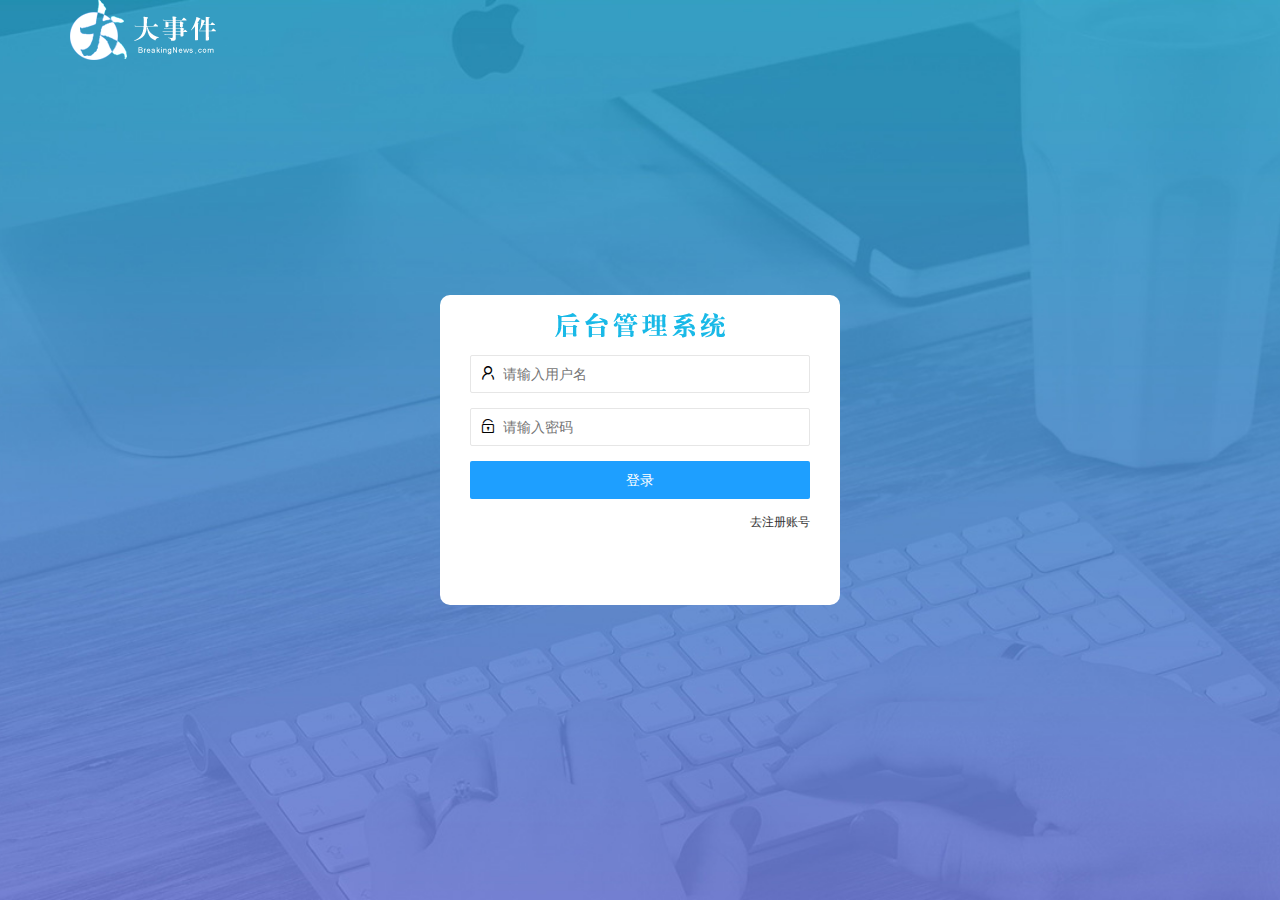
<file: login.html>
<!DOCTYPE html>
<html lang="en">

<head>
    <meta charset="UTF-8">
    <meta name="viewport" content="width=device-width, initial-scale=1.0">
    <meta http-equiv="X-UA-Compatible" content="ie=edge">
    <title>大事件-登录/注册</title>
    <!-- 导入 layui（框架）的样式 -->
    <link rel="stylesheet" href="/assets/lib/layui/css/layui.css">
    <link rel="stylesheet" href="./assets/css/login.css">
</head>

<body>
    <!-- 头部的 login 区域 -->
    <div class="layui-main">
        <img src="/assets/images/logo.png" alt="">
    </div>



    <!-- 登录注册区域 -->
    <div class="loginAndRegBox">

        <!-- 头部的 盒子 -->
        <div class="title-box"></div>
        <!-- 登录的 div -->
        <div class="login-box">
            <!-- 登录的表单（layui 框架） -->
            <form class="layui-form" id="form_login">
                <!-- 用户名 -->
                <div class="layui-form-item">
                    <i class="layui-icon layui-icon-username"></i>
                    <input type="text" name="username" required lay-verify="required" placeholder="请输入用户名" autocomplete="off"
                        class="layui-input">
                </div>
                <!-- 密码 -->
                <div class="layui-form-item">
                    <i class="layui-icon layui-icon-password"></i>
                    <input type="password" name="password" required lay-verify="required|pwd" placeholder="请输入密码"
                        autocomplete="off" class="layui-input">
                </div>
                <!-- 登录按钮 -->
                <div class="layui-form-item">
                    <!-- 注意：表单提交按钮（submit）与普通按钮（button）的区别就是 lay-submit 属性 -->
                    <button class="layui-btn layui-btn-fluid layui-btn-normal " lay-submit>登录</button>
                </div>
                <!-- 这是切换文本 -->
                <div class="layui-form-item links">
                    <!-- javascript:;是防止页面跳转 -->
                    <a href="javascript:;" id="link_reg">去注册账号</a>
                </div>
            </form>
        </div>
        <!-- 注册的 div -->
        <div class="reg-box">
            <!-- 注册的表单 -->
            <form class="layui-form" id="form_reg">
                <!-- 用户名 -->
                <div class="layui-form-item">
                    <i class="layui-icon layui-icon-username"></i>
                    <input type="text" name="username" required lay-verify="required" placeholder="请输入用户名" autocomplete="off"
                        class="layui-input">
                </div>
                <!-- 密码 -->
                <div class="layui-form-item">
                    <i class="layui-icon layui-icon-password"></i>
                    <input type="password" name="password" required lay-verify="required|pwd" placeholder="请输入密码"
                        autocomplete="off" class="layui-input">
                </div>
                <!-- 密码确认框 -->
                <div class="layui-form-item">
                    <i class="layui-icon layui-icon-password"></i>
                    <input type="password" name="repassword" required lay-verify="required|pwd|repwd" placeholder="请再次输入密码"
                        autocomplete="off" class="layui-input">
                </div>
                <!-- 登录按钮 -->
                <div class="layui-form-item">
                    <!-- 注意：表单提交按钮（submit）与普通按钮（button）的区别就是 lay-submit 属性 -->
                    <button class="layui-btn layui-btn-fluid layui-btn-normal " lay-submit>注册</button>
                </div>
                <!-- 这是切换文本 -->
                <div class="layui-form-item links">
                    <!-- javascript:;是防止页面跳转 -->
                    <a href="javascript:;" id="link_login">去登录</a>
                </div>
            </form>
        </div>

    </div>




    <!-- 导入 layui 的 js 文件 -->
    <script src="/assets/lib/layui/layui.all.js"></script>
    <!-- 导入 jquery -->
    <script src="/assets/lib/jquery.js"></script>
    <!-- 导入自己封装的 baseAPI.js -->
    <script src="/assets/js/baseAPI.js"></script>
    <!-- 导入自己的 JavaScript 脚本 -->
    <script src="/assets/js/login.js"></script>
</body>

</html>
</file>
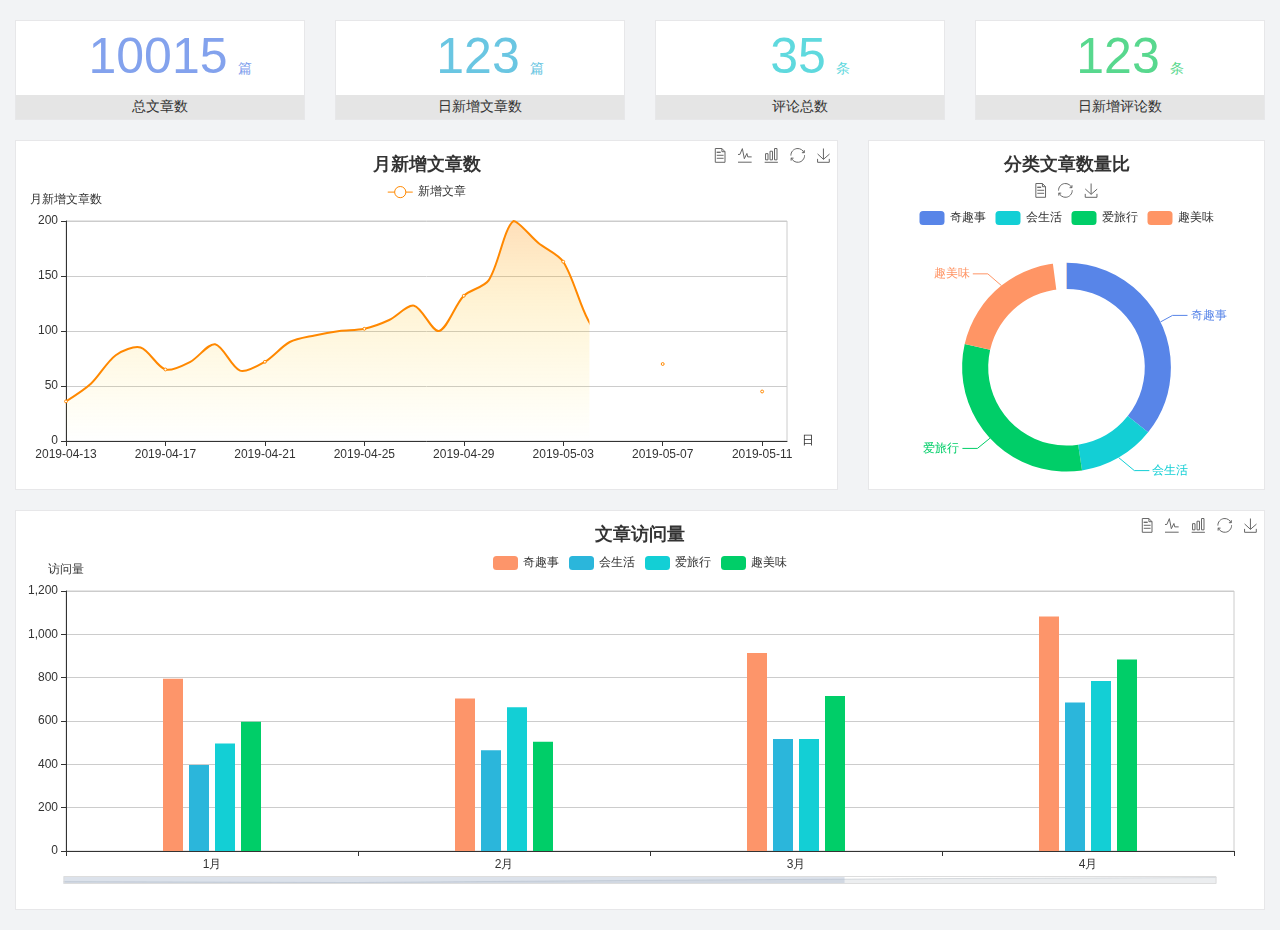
<file: home/dashboard.html>
<!DOCTYPE html>
<html lang="en">

<head>
  <meta charset="UTF-8">
  <meta name="viewport" content="width=device-width, initial-scale=1.0">
  <meta http-equiv="X-UA-Compatible" content="ie=edge">
  <title>图表统计</title>
  <link rel="stylesheet" href="../../assets/lib/bootstrap.css" />
  <link rel="stylesheet" href="../../assets/lib/main.css" />
  <script src="../../assets/lib/jquery.js"></script>
  <script type="text/javascript" src="../../assets/lib/echarts.min.js"></script>
</head>

<body>
  <div class="container-fluid">
    <div class="row spannel_list">
      <div class="col-sm-3 col-xs-6">
        <div class="spannel">
          <em>10015</em><span>篇</span>
          <b>总文章数</b>
        </div>
      </div>
      <div class="col-sm-3 col-xs-6">
        <div class="spannel scolor01">
          <em>123</em><span>篇</span>
          <b>日新增文章数</b>
        </div>
      </div>
      <div class="col-sm-3 col-xs-6">
        <div class="spannel scolor02">
          <em>35</em><span>条</span>
          <b>评论总数</b>
        </div>
      </div>
      <div class="col-sm-3 col-xs-6">
        <div class="spannel scolor03">
          <em>123</em><span>条</span>
          <b>日新增评论数</b>
        </div>
      </div>
    </div>
  </div>

  <div class="container-fluid">
    <div class="row curve-pie">
      <div class="col-lg-8 col-md-8">
        <div class="gragh_pannel" id="curve_show"></div>
      </div>
      <div class="col-lg-4 col-md-4">
        <div class="gragh_pannel" id="pie_show"></div>
      </div>
    </div>
  </div>

  <div class="container-fluid">
    <div class="column_pannel" id="column_show"></div>
  </div>

  <script>
    var oChart = echarts.init(document.getElementById('curve_show'));
    var aList_all = [
      { 'count': 36, 'date': '2019-04-13' },
      { 'count': 52, 'date': '2019-04-14' },
      { 'count': 78, 'date': '2019-04-15' },
      { 'count': 85, 'date': '2019-04-16' },
      { 'count': 65, 'date': '2019-04-17' },
      { 'count': 72, 'date': '2019-04-18' },
      { 'count': 88, 'date': '2019-04-19' },
      { 'count': 64, 'date': '2019-04-20' },
      { 'count': 72, 'date': '2019-04-21' },
      { 'count': 90, 'date': '2019-04-22' },
      { 'count': 96, 'date': '2019-04-23' },
      { 'count': 100, 'date': '2019-04-24' },
      { 'count': 102, 'date': '2019-04-25' },
      { 'count': 110, 'date': '2019-04-26' },
      { 'count': 123, 'date': '2019-04-27' },
      { 'count': 100, 'date': '2019-04-28' },
      { 'count': 132, 'date': '2019-04-29' },
      { 'count': 146, 'date': '2019-04-30' },
      { 'count': 200, 'date': '2019-05-01' },
      { 'count': 180, 'date': '2019-05-02' },
      { 'count': 163, 'date': '2019-05-03' },
      { 'count': 110, 'date': '2019-05-04' },
      { 'count': 80, 'date': '2019-05-05' },
      { 'count': 82, 'date': '2019-05-06' },
      { 'count': 70, 'date': '2019-05-07' },
      { 'count': 65, 'date': '2019-05-08' },
      { 'count': 54, 'date': '2019-05-09' },
      { 'count': 40, 'date': '2019-05-10' },
      { 'count': 45, 'date': '2019-05-11' },
      { 'count': 38, 'date': '2019-05-12' },
    ];

    let aCount = [];
    let aDate = [];

    for (var i = 0; i < aList_all.length; i++) {
      aCount.push(aList_all[i].count);
      aDate.push(aList_all[i].date);
    }

    var chartopt = {
      title: {
        text: '月新增文章数',
        left: 'center',
        top: '10'
      },
      tooltip: {
        trigger: 'axis'
      },
      legend: {
        data: ['新增文章'],
        top: '40'
      },
      toolbox: {
        show: true,
        feature: {
          mark: { show: true },
          dataView: { show: true, readOnly: false },
          magicType: { show: true, type: ['line', 'bar'] },
          restore: { show: true },
          saveAsImage: { show: true }
        }
      },
      calculable: true,
      xAxis: [
        {
          name: '日',
          type: 'category',
          boundaryGap: false,
          data: aDate
        }
      ],
      yAxis: [
        {
          name: '月新增文章数',
          type: 'value'
        }
      ],
      series: [
        {
          name: '新增文章',
          type: 'line',
          smooth: true,
          itemStyle: { normal: { areaStyle: { type: 'default' }, color: '#f80' }, lineStyle: { color: '#f80' } },
          data: aCount
        }],
      areaStyle: {
        normal: {
          color: new echarts.graphic.LinearGradient(0, 0, 0, 1, [{
            offset: 0,
            color: 'rgba(255,136,0,0.39)'
          }, {
            offset: .34,
            color: 'rgba(255,180,0,0.25)'
          }, {
            offset: 1,
            color: 'rgba(255,222,0,0.00)'
          }])

        }
      },
      grid: {
        show: true,
        x: 50,
        x2: 50,
        y: 80,
        height: 220
      }
    };

    oChart.setOption(chartopt);


    var oPie = echarts.init(document.getElementById('pie_show'));
    var oPieopt =
    {
      title: {
        top: 10,
        text: '分类文章数量比',
        x: 'center'
      },
      tooltip: {
        trigger: 'item',
        formatter: "{a} <br/>{b} : {c} ({d}%)"
      },
      color: ['#5885e8', '#13cfd5', '#00ce68', '#ff9565'],
      legend: {
        x: 'center',
        top: 65,
        data: ['奇趣事', '会生活', '爱旅行', '趣美味']
      },
      toolbox: {
        show: true,
        x: 'center',
        top: 35,
        feature: {
          mark: { show: true },
          dataView: { show: true, readOnly: false },
          magicType: {
            show: true,
            type: ['pie', 'funnel'],
            option: {
              funnel: {
                x: '25%',
                width: '50%',
                funnelAlign: 'left',
                max: 1548
              }
            }
          },
          restore: { show: true },
          saveAsImage: { show: true }
        }
      },
      calculable: true,
      series: [
        {
          name: '访问来源',
          type: 'pie',
          radius: ['45%', '60%'],
          center: ['50%', '65%'],
          data: [
            { value: 300, name: '奇趣事' },
            { value: 100, name: '会生活' },
            { value: 260, name: '爱旅行' },
            { value: 180, name: '趣美味' }
          ]
        }
      ]
    };
    oPie.setOption(oPieopt);



    var oColumn = this.echarts.init(document.getElementById('column_show'));
    var oColumnopt =
    {
      title: {
        text: '文章访问量',
        left: 'center',
        top: '10'
      },
      tooltip: {
        trigger: 'axis'
      },
      legend: {
        data: ['奇趣事', '会生活', '爱旅行', '趣美味'],
        top: '40'
      },
      toolbox: {
        show: true,
        feature: {
          mark: { show: true },
          dataView: { show: true, readOnly: false },
          magicType: { show: true, type: ['line', 'bar'] },
          restore: { show: true },
          saveAsImage: { show: true }
        }
      },
      calculable: true,
      xAxis: [
        {
          type: 'category',
          data: ['1月', '2月', '3月', '4月', '5月']
        }
      ],
      yAxis: [
        {
          name: '访问量',
          type: 'value'
        }
      ],
      series: [
        {
          name: '奇趣事',
          type: 'bar',
          barWidth: 20,
          itemStyle: {
            normal: { areaStyle: { type: 'default' }, color: '#fd956a' }
          },
          data: [800, 708, 920, 1090, 1200]
        },
        {
          name: '会生活',
          type: 'bar',
          barWidth: 20,
          itemStyle: {
            normal: { areaStyle: { type: 'default' }, color: '#2bb6db' }
          },
          data: [400, 468, 520, 690, 800]
        },
        {
          name: '爱旅行',
          type: 'bar',
          barWidth: 20,
          itemStyle: {
            normal: { areaStyle: { type: 'default' }, color: '#13cfd5' }
          },
          data: [500, 668, 520, 790, 900]
        },
        {
          name: '趣美味',
          type: 'bar',
          barWidth: 20,
          itemStyle: {
            normal: { areaStyle: { type: 'default' }, color: '#00ce68' }
          },
          data: [600, 508, 720, 890, 1000]
        }
      ],
      grid: {
        show: true,
        x: 50,
        x2: 30,
        y: 80,
        height: 260
      },
      dataZoom: [//给x轴设置滚动条
        {
          start: 0,//默认为0
          end: 100 - 1000 / 31,//默认为100
          type: 'slider',
          show: true,
          xAxisIndex: [0],
          handleSize: 0,//滑动条的 左右2个滑动条的大小
          height: 8,//组件高度
          left: 45, //左边的距离
          right: 50,//右边的距离
          bottom: 26,//右边的距离
          handleColor: '#ddd',//h滑动图标的颜色
          handleStyle: {
            borderColor: "#cacaca",
            borderWidth: "1",
            shadowBlur: 2,
            background: "#ddd",
            shadowColor: "#ddd",
          }
        }]
    };
    oColumn.setOption(oColumnopt);
  </script>
</body>

</html>
</file>
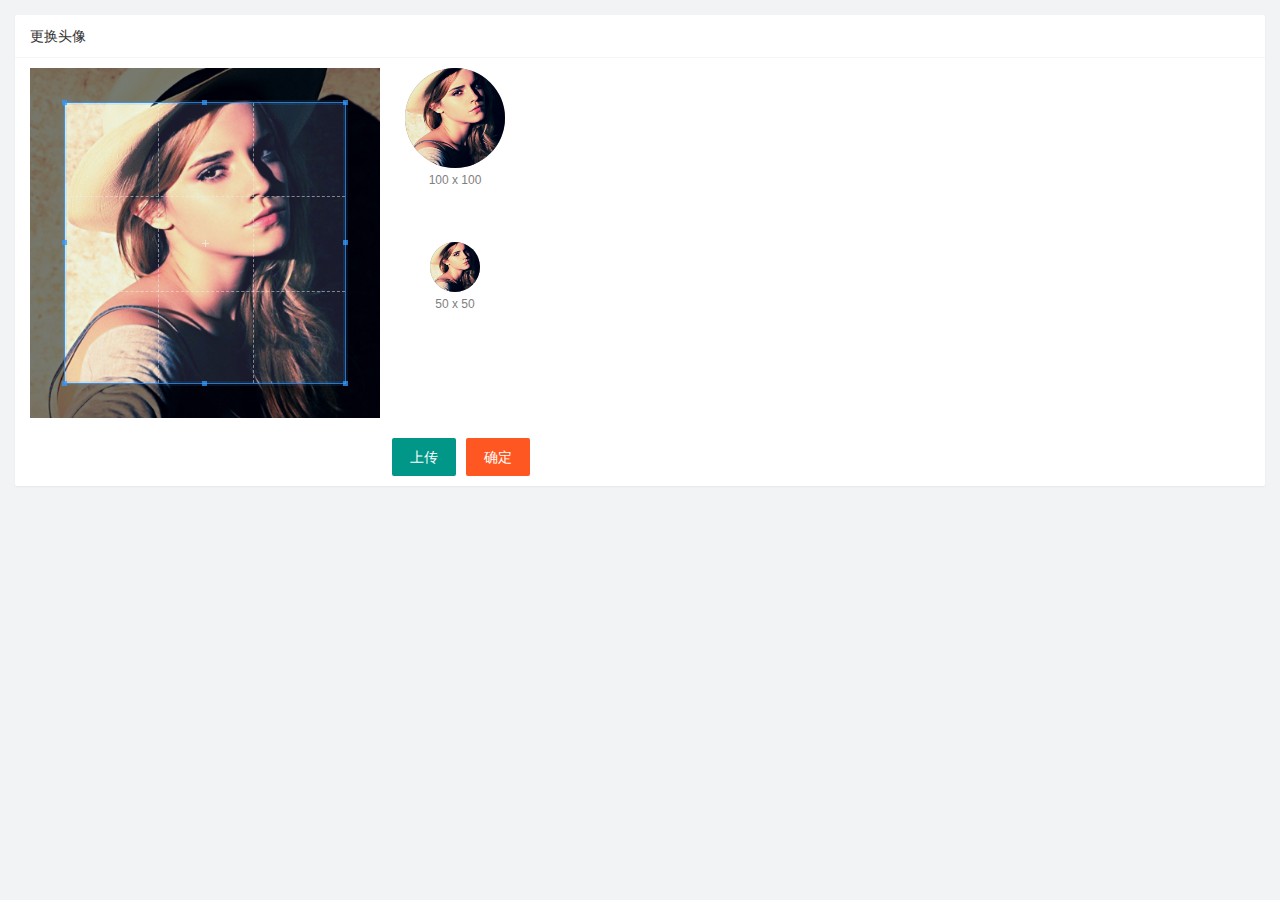
<file: user/user_avatar.html>
<!DOCTYPE html>
<html lang="en">

<head>
    <meta charset="UTF-8">
    <meta name="viewport" content="width=device-width, initial-scale=1.0">
    <meta http-equiv="X-UA-Compatible" content="ie=edge">
    <title>Document</title>
    <link rel="stylesheet" href="/assets/lib/layui/css/layui.css">
    <link rel="stylesheet" href="/assets/lib/cropper/cropper.css" />
    <link rel="stylesheet" href="/assets/css/user/user_avatar.css">
</head>

<body>
    <!-- 卡片区域 -->
    <div class="layui-card">
        <div class="layui-card-header">更换头像</div>
        <div class="layui-card-body">
            <!-- 第一行的图片裁剪和预览区域 -->
            <div class="row1">
                <!-- 图片裁剪区域 -->
                <div class="cropper-box">
                    <!-- 这个 img 标签很重要，将来会把它初始化为裁剪区域 -->
                    <img id="image" src="/assets/images/sample.jpg" />
                </div>
                <!-- 图片的预览区域 -->
                <div class="preview-box">
                    <div>
                        <!-- 宽高为 100px 的预览区域 -->
                        <div class="img-preview w100"></div>
                        <p class="size">100 x 100</p>
                    </div>
                    <div>
                        <!-- 宽高为 50px 的预览区域 -->
                        <div class="img-preview w50"></div>
                        <p class="size">50 x 50</p>
                    </div>
                </div>
            </div>

            <!-- 第二行的按钮区域 -->
            <div class="row2">
                <!-- 给页面添加一个上传文件的按钮，然后隐藏起来 -->
                <!-- 通过 accept 属性，可以指定，允许用户选择什么类型的文件 -->
                <input type="file" id="file" accept="image/png,image/jpeg">
                <button type="button" class="layui-btn" id="btnChooseImage">上传</button>
                <button type="button" class="layui-btn layui-btn-danger" id="btnUpload">确定</button>
            </div>
        </div>
    </div>




    <script src="/assets/lib/layui/layui.all.js"></script>
    <script src="/assets/lib/jquery.js"></script>
    <script src="/assets/lib/cropper/Cropper.js"></script>
    <script src="/assets/lib/cropper/jquery-cropper.js"></script>
    <script src="/assets/js/baseAPI.js"></script>
    <script src="/assets/js/user/user_avatar.js"></script>
</body>

</html>
</file>
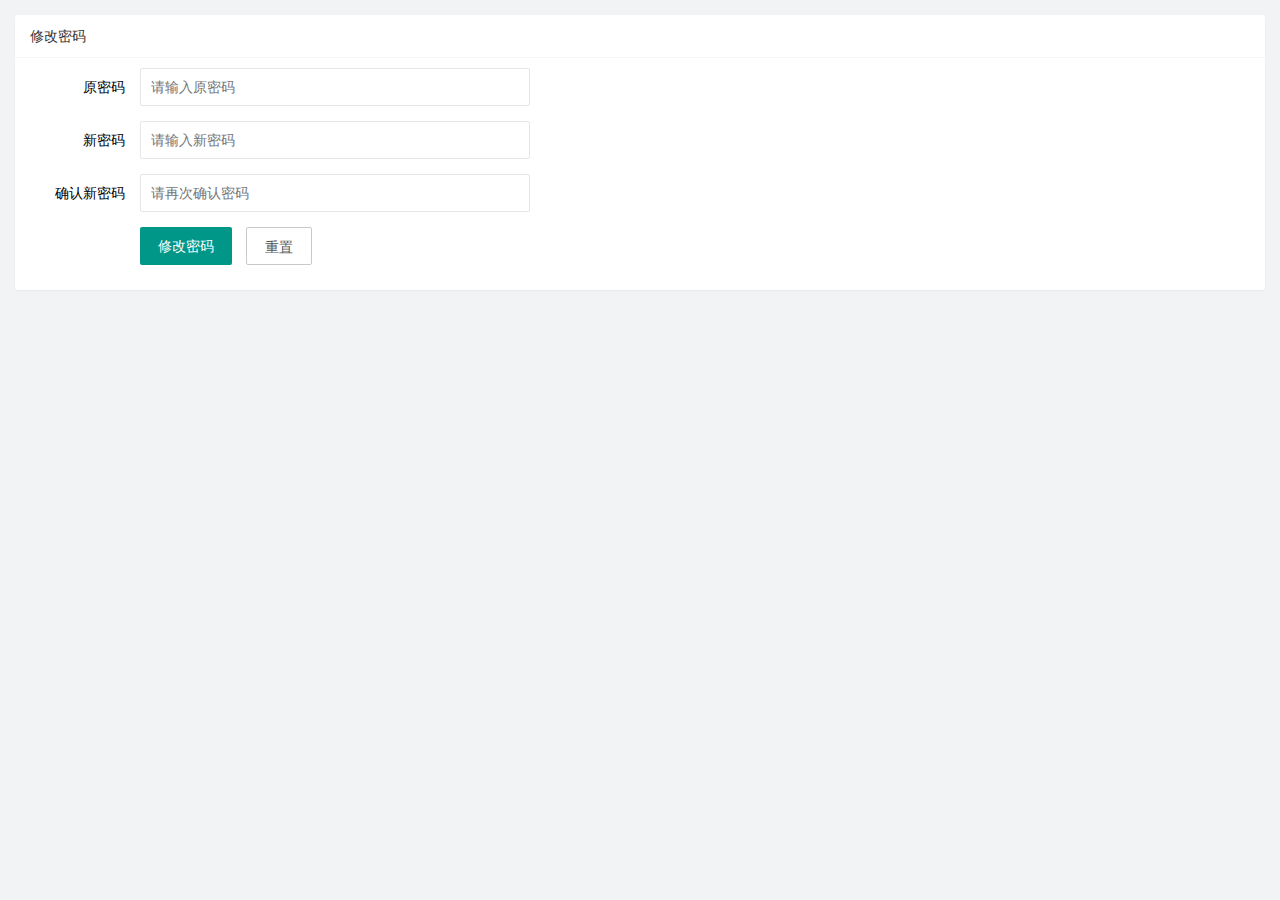
<file: user/user_pwd.html>
<!DOCTYPE html>
<html lang="en">

<head>
    <meta charset="UTF-8">
    <meta name="viewport" content="width=device-width, initial-scale=1.0">
    <meta http-equiv="X-UA-Compatible" content="ie=edge">
    <title>Document</title>
    <link rel="stylesheet" href="/assets/lib/layui/css/layui.css">
    <link rel="stylesheet" href="/assets/css/user/user_pwd.css">
</head>

<body>
    <!-- 卡片区域 -->
    <div class="layui-card">
        <div class="layui-card-header">修改密码</div>
        <div class="layui-card-body">
            <form class="layui-form">
                <div class="layui-form-item">
                    <label class="layui-form-label">原密码</label>
                    <div class="layui-input-block">
                        <input type="password" name="oldPwd" required lay-verify="required|pwd" placeholder="请输入原密码"
                            autocomplete="off" class="layui-input">
                    </div>
                </div>

                <div class="layui-form-item">
                    <label class="layui-form-label">新密码</label>
                    <div class="layui-input-block">
                        <input type="password" name="newPwd" required lay-verify="required|pwd|samePwd" placeholder="请输入新密码"
                            autocomplete="off" class="layui-input">
                    </div>
                </div>

                <div class="layui-form-item">
                    <label class="layui-form-label">确认新密码</label>
                    <div class="layui-input-block">
                        <input type="password" name="rePwd" required lay-verify="required|pwd|rePwd" placeholder="请再次确认密码"
                            autocomplete="off" class="layui-input">
                    </div>
                </div>

                <div class="layui-form-item">
                    <div class="layui-input-block">
                        <button class="layui-btn" lay-submit lay-filter="formDemo">修改密码</button>
                        <button type="reset" class="layui-btn layui-btn-primary">重置</button>
                    </div>
                </div>
            </form>
        </div>
    </div>



    <!-- 导入 layui 的 js -->
    <script src="/assets/lib/layui/layui.all.js"></script>
    <!-- 导入 jquery -->
    <script src="/assets/lib/jquery.js"></script>
    <!-- 导入 baseAPI -->
    <script src="/assets/js/baseAPI.js"></script>
    <!-- 导入自己的 js -->
    <script src="/assets/js/user/user_pwd.js"></script>

</body>

</html>
</file>
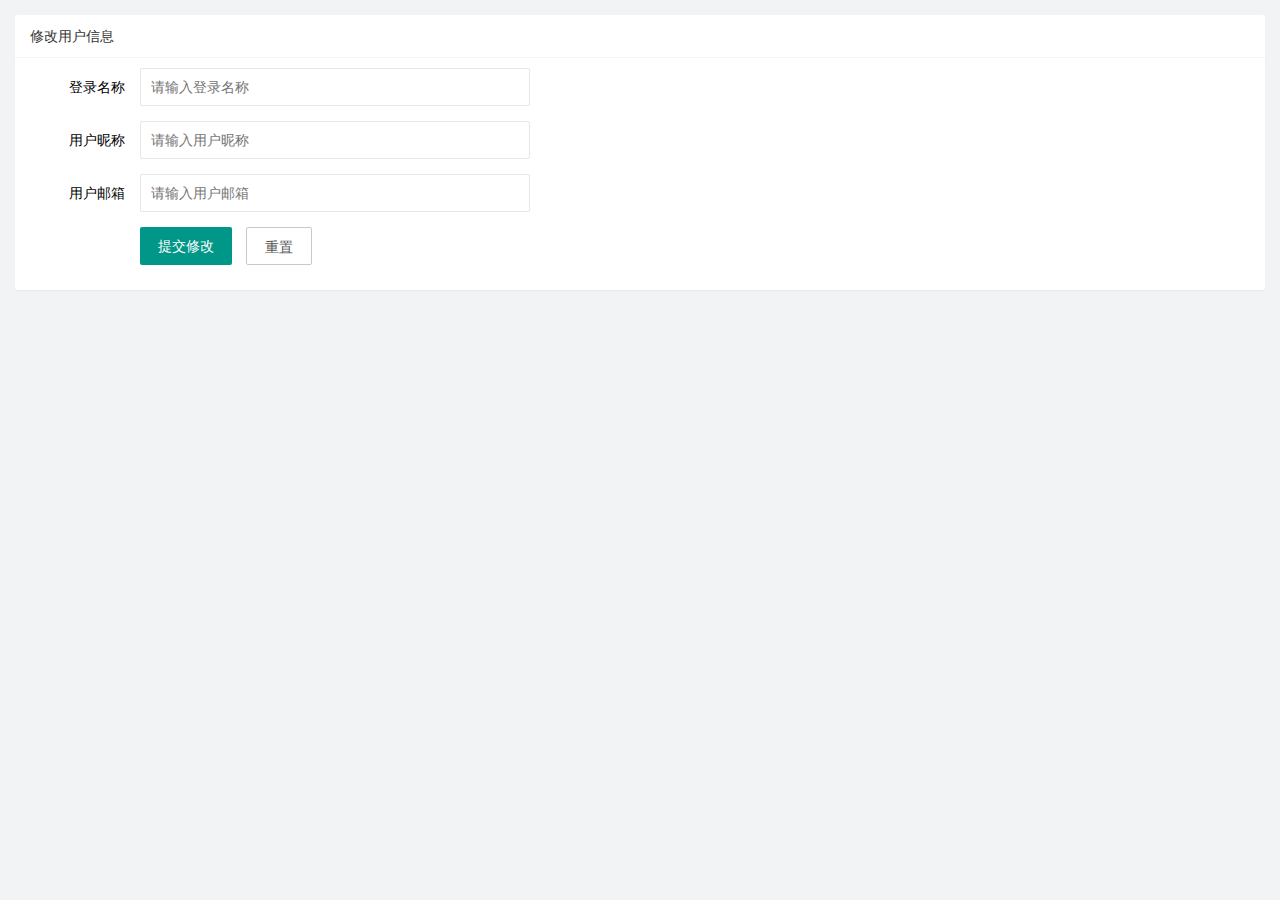
<file: user/users_info.html>
<!DOCTYPE html>
<html lang="en">

<head>
    <meta charset="UTF-8">
    <meta name="viewport" content="width=device-width, initial-scale=1.0">
    <meta http-equiv="X-UA-Compatible" content="ie=edge">
    <title>Document</title>
    <!-- 导入 layui 的样式 -->
    <link rel="stylesheet" href="/assets/lib/layui/css/layui.css">
    <!-- 导入自己的样式 -->
    <link rel="stylesheet" href="/assets/css/user/user_info.css">
</head>

<body>
    <!-- 卡片区域 -->
    <div class="layui-card">
        <div class="layui-card-header">修改用户信息</div>
        <div class="layui-card-body">
            <!-- form 表单区域 -->
            <form class="layui-form" lay-filter="formUserInfo">
                <!-- 这是隐藏域 -->
                <input type="hidden" name="id" value="">


                <div class="layui-form-item">
                    <label class="layui-form-label">登录名称</label>
                    <div class="layui-input-block">
                        <input type="text" name="username" required lay-verify="required" placeholder="请输入登录名称"
                            autocomplete="off" class="layui-input" readonly>
                    </div>
                </div>

                <div class="layui-form-item">
                    <label class="layui-form-label">用户昵称</label>
                    <div class="layui-input-block">
                        <input type="text" name="nickname" required lay-verify="required|nickname" placeholder="请输入用户昵称"
                            autocomplete="off" class="layui-input">
                    </div>
                </div>

                <div class="layui-form-item">
                    <label class="layui-form-label">用户邮箱</label>
                    <div class="layui-input-block">
                        <input type="text" name="email" required lay-verify="required|email" placeholder="请输入用户邮箱"
                            autocomplete="off" class="layui-input">
                    </div>
                </div>

                <div class="layui-form-item">
                    <div class="layui-input-block">
                        <button class="layui-btn" lay-submit lay-filter="formDemo">提交修改</button>
                        <button type="reset" class="layui-btn layui-btn-primary" id="btnReset">重置</button>
                    </div>
                </div>
            </form>
        </div>
    </div>



    <!-- 导入 layui 的js -->
    <script src="/assets/lib/layui/layui.all.js"></script>
    <!-- 导入 jquery -->
    <script src="/assets/lib/jquery.js"></script>
    <!-- 导入自己封装的 baseAPI -->
    <script src="/assets/js/baseAPI.js"></script>
    <!-- 导入自己的 js -->
    <script src="/assets/js/user/user_info.js"></script>
</body>

</html>
</file>
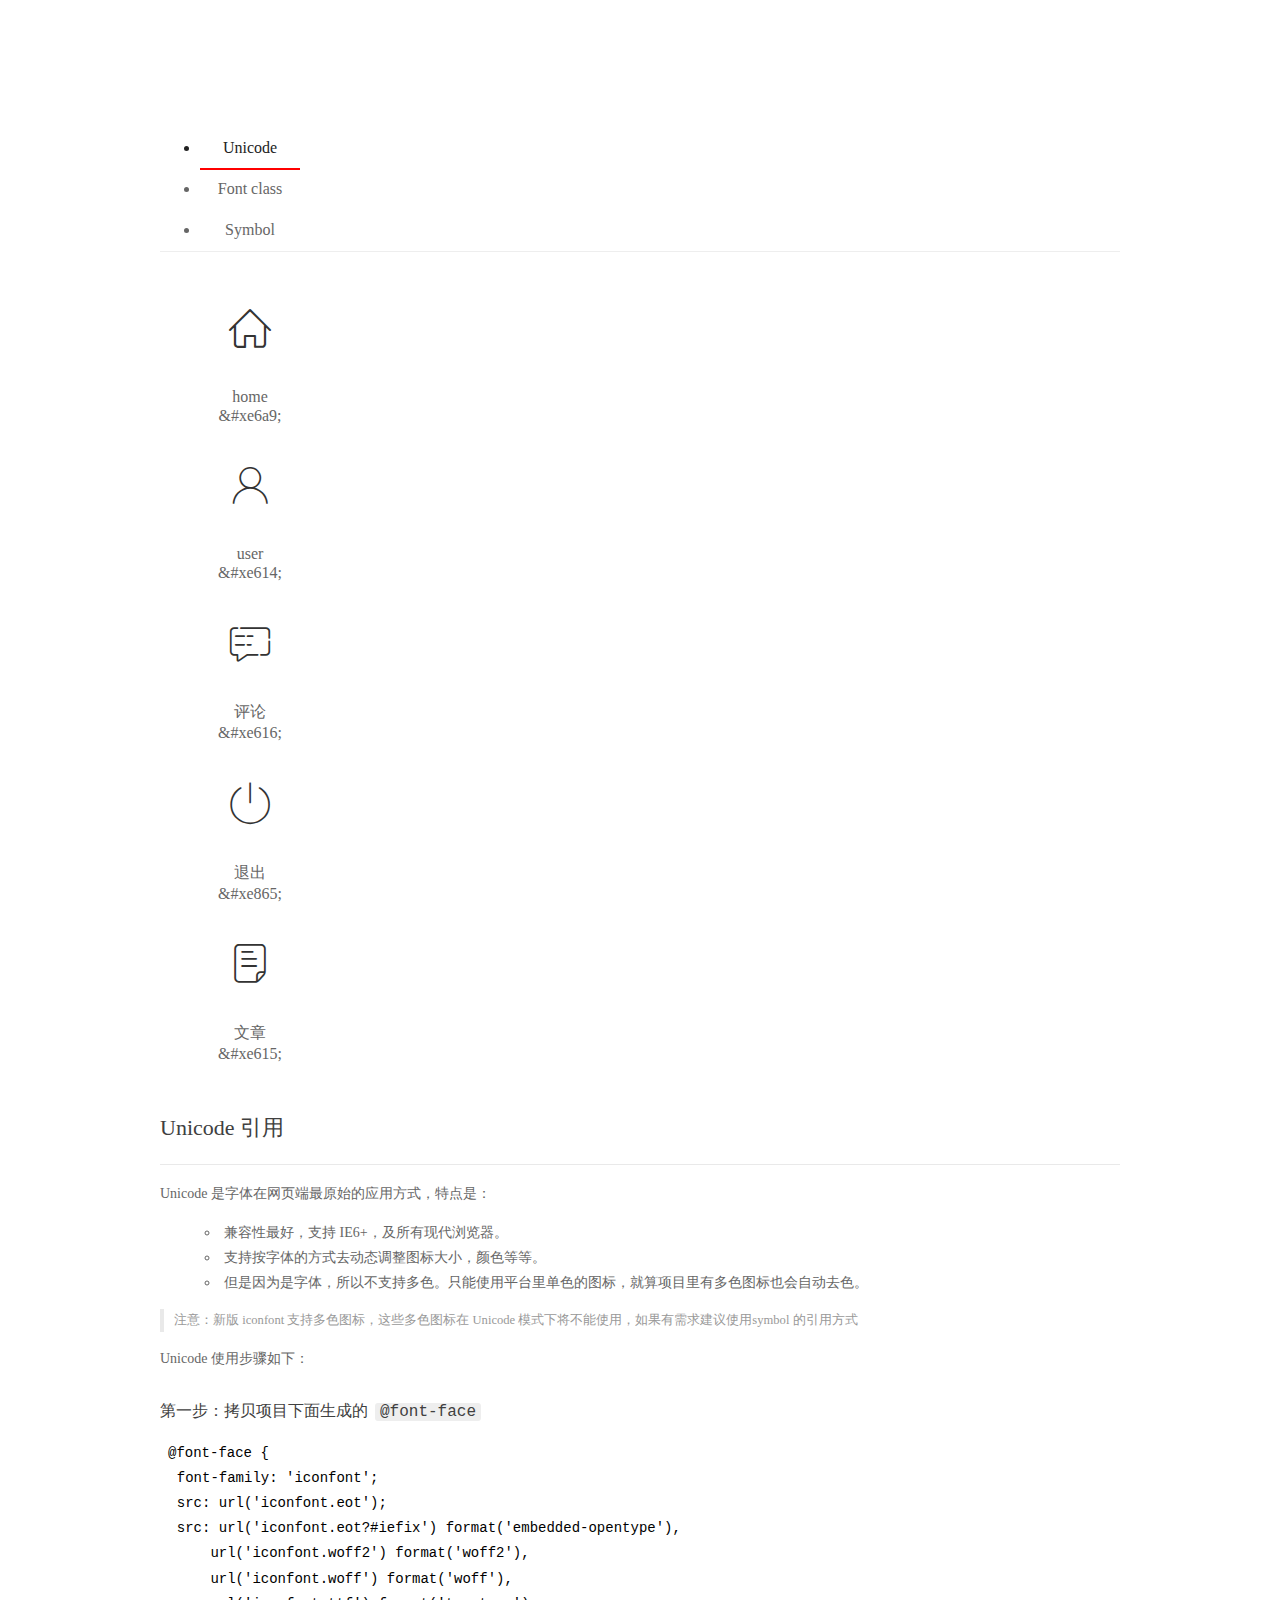
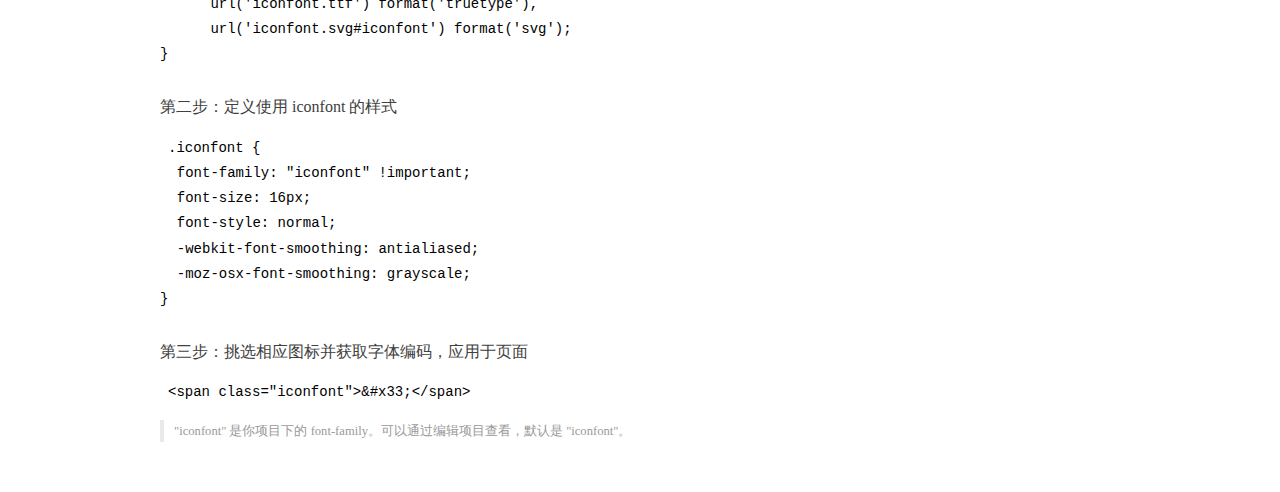
<file: assets/fonts/demo_index.html>
<!DOCTYPE html>
<html>
<head>
  <meta charset="utf-8"/>
  <title>IconFont Demo</title>
  <link rel="shortcut icon" href="https://gtms04.alicdn.com/tps/i4/TB1_oz6GVXXXXaFXpXXJDFnIXXX-64-64.ico" type="image/x-icon"/>
  <link rel="stylesheet" href="https://g.alicdn.com/thx/cube/1.3.2/cube.min.css">
  <link rel="stylesheet" href="demo.css">
  <link rel="stylesheet" href="iconfont.css">
  <script src="iconfont.js"></script>
  <!-- jQuery -->
  <script src="https://a1.alicdn.com/oss/uploads/2018/12/26/7bfddb60-08e8-11e9-9b04-53e73bb6408b.js"></script>
  <!-- 代码高亮 -->
  <script src="https://a1.alicdn.com/oss/uploads/2018/12/26/a3f714d0-08e6-11e9-8a15-ebf944d7534c.js"></script>
</head>
<body>
  <div class="main">
    <h1 class="logo"><a href="https://www.iconfont.cn/" title="iconfont 首页" target="_blank">&#xe86b;</a></h1>
    <div class="nav-tabs">
      <ul id="tabs" class="dib-box">
        <li class="dib active"><span>Unicode</span></li>
        <li class="dib"><span>Font class</span></li>
        <li class="dib"><span>Symbol</span></li>
      </ul>
      
    </div>
    <div class="tab-container">
      <div class="content unicode" style="display: block;">
          <ul class="icon_lists dib-box">
          
            <li class="dib">
              <span class="icon iconfont">&#xe6a9;</span>
                <div class="name">home</div>
                <div class="code-name">&amp;#xe6a9;</div>
              </li>
          
            <li class="dib">
              <span class="icon iconfont">&#xe614;</span>
                <div class="name">user</div>
                <div class="code-name">&amp;#xe614;</div>
              </li>
          
            <li class="dib">
              <span class="icon iconfont">&#xe616;</span>
                <div class="name">评论</div>
                <div class="code-name">&amp;#xe616;</div>
              </li>
          
            <li class="dib">
              <span class="icon iconfont">&#xe865;</span>
                <div class="name">退出</div>
                <div class="code-name">&amp;#xe865;</div>
              </li>
          
            <li class="dib">
              <span class="icon iconfont">&#xe615;</span>
                <div class="name">文章</div>
                <div class="code-name">&amp;#xe615;</div>
              </li>
          
          </ul>
          <div class="article markdown">
          <h2 id="unicode-">Unicode 引用</h2>
          <hr>

          <p>Unicode 是字体在网页端最原始的应用方式，特点是：</p>
          <ul>
            <li>兼容性最好，支持 IE6+，及所有现代浏览器。</li>
            <li>支持按字体的方式去动态调整图标大小，颜色等等。</li>
            <li>但是因为是字体，所以不支持多色。只能使用平台里单色的图标，就算项目里有多色图标也会自动去色。</li>
          </ul>
          <blockquote>
            <p>注意：新版 iconfont 支持多色图标，这些多色图标在 Unicode 模式下将不能使用，如果有需求建议使用symbol 的引用方式</p>
          </blockquote>
          <p>Unicode 使用步骤如下：</p>
          <h3 id="-font-face">第一步：拷贝项目下面生成的 <code>@font-face</code></h3>
<pre><code class="language-css"
>@font-face {
  font-family: 'iconfont';
  src: url('iconfont.eot');
  src: url('iconfont.eot?#iefix') format('embedded-opentype'),
      url('iconfont.woff2') format('woff2'),
      url('iconfont.woff') format('woff'),
      url('iconfont.ttf') format('truetype'),
      url('iconfont.svg#iconfont') format('svg');
}
</code></pre>
          <h3 id="-iconfont-">第二步：定义使用 iconfont 的样式</h3>
<pre><code class="language-css"
>.iconfont {
  font-family: "iconfont" !important;
  font-size: 16px;
  font-style: normal;
  -webkit-font-smoothing: antialiased;
  -moz-osx-font-smoothing: grayscale;
}
</code></pre>
          <h3 id="-">第三步：挑选相应图标并获取字体编码，应用于页面</h3>
<pre>
<code class="language-html"
>&lt;span class="iconfont"&gt;&amp;#x33;&lt;/span&gt;
</code></pre>
          <blockquote>
            <p>"iconfont" 是你项目下的 font-family。可以通过编辑项目查看，默认是 "iconfont"。</p>
          </blockquote>
          </div>
      </div>
      <div class="content font-class">
        <ul class="icon_lists dib-box">
          
          <li class="dib">
            <span class="icon iconfont icon-home"></span>
            <div class="name">
              home
            </div>
            <div class="code-name">.icon-home
            </div>
          </li>
          
          <li class="dib">
            <span class="icon iconfont icon-user"></span>
            <div class="name">
              user
            </div>
            <div class="code-name">.icon-user
            </div>
          </li>
          
          <li class="dib">
            <span class="icon iconfont icon-pinglun"></span>
            <div class="name">
              评论
            </div>
            <div class="code-name">.icon-pinglun
            </div>
          </li>
          
          <li class="dib">
            <span class="icon iconfont icon-tuichu"></span>
            <div class="name">
              退出
            </div>
            <div class="code-name">.icon-tuichu
            </div>
          </li>
          
          <li class="dib">
            <span class="icon iconfont icon-16"></span>
            <div class="name">
              文章
            </div>
            <div class="code-name">.icon-16
            </div>
          </li>
          
        </ul>
        <div class="article markdown">
        <h2 id="font-class-">font-class 引用</h2>
        <hr>

        <p>font-class 是 Unicode 使用方式的一种变种，主要是解决 Unicode 书写不直观，语意不明确的问题。</p>
        <p>与 Unicode 使用方式相比，具有如下特点：</p>
        <ul>
          <li>兼容性良好，支持 IE8+，及所有现代浏览器。</li>
          <li>相比于 Unicode 语意明确，书写更直观。可以很容易分辨这个 icon 是什么。</li>
          <li>因为使用 class 来定义图标，所以当要替换图标时，只需要修改 class 里面的 Unicode 引用。</li>
          <li>不过因为本质上还是使用的字体，所以多色图标还是不支持的。</li>
        </ul>
        <p>使用步骤如下：</p>
        <h3 id="-fontclass-">第一步：引入项目下面生成的 fontclass 代码：</h3>
<pre><code class="language-html">&lt;link rel="stylesheet" href="./iconfont.css"&gt;
</code></pre>
        <h3 id="-">第二步：挑选相应图标并获取类名，应用于页面：</h3>
<pre><code class="language-html">&lt;span class="iconfont icon-xxx"&gt;&lt;/span&gt;
</code></pre>
        <blockquote>
          <p>"
            iconfont" 是你项目下的 font-family。可以通过编辑项目查看，默认是 "iconfont"。</p>
        </blockquote>
      </div>
      </div>
      <div class="content symbol">
          <ul class="icon_lists dib-box">
          
            <li class="dib">
                <svg class="icon svg-icon" aria-hidden="true">
                  <use xlink:href="#icon-home"></use>
                </svg>
                <div class="name">home</div>
                <div class="code-name">#icon-home</div>
            </li>
          
            <li class="dib">
                <svg class="icon svg-icon" aria-hidden="true">
                  <use xlink:href="#icon-user"></use>
                </svg>
                <div class="name">user</div>
                <div class="code-name">#icon-user</div>
            </li>
          
            <li class="dib">
                <svg class="icon svg-icon" aria-hidden="true">
                  <use xlink:href="#icon-pinglun"></use>
                </svg>
                <div class="name">评论</div>
                <div class="code-name">#icon-pinglun</div>
            </li>
          
            <li class="dib">
                <svg class="icon svg-icon" aria-hidden="true">
                  <use xlink:href="#icon-tuichu"></use>
                </svg>
                <div class="name">退出</div>
                <div class="code-name">#icon-tuichu</div>
            </li>
          
            <li class="dib">
                <svg class="icon svg-icon" aria-hidden="true">
                  <use xlink:href="#icon-16"></use>
                </svg>
                <div class="name">文章</div>
                <div class="code-name">#icon-16</div>
            </li>
          
          </ul>
          <div class="article markdown">
          <h2 id="symbol-">Symbol 引用</h2>
          <hr>

          <p>这是一种全新的使用方式，应该说这才是未来的主流，也是平台目前推荐的用法。相关介绍可以参考这篇<a href="">文章</a>
            这种用法其实是做了一个 SVG 的集合，与另外两种相比具有如下特点：</p>
          <ul>
            <li>支持多色图标了，不再受单色限制。</li>
            <li>通过一些技巧，支持像字体那样，通过 <code>font-size</code>, <code>color</code> 来调整样式。</li>
            <li>兼容性较差，支持 IE9+，及现代浏览器。</li>
            <li>浏览器渲染 SVG 的性能一般，还不如 png。</li>
          </ul>
          <p>使用步骤如下：</p>
          <h3 id="-symbol-">第一步：引入项目下面生成的 symbol 代码：</h3>
<pre><code class="language-html">&lt;script src="./iconfont.js"&gt;&lt;/script&gt;
</code></pre>
          <h3 id="-css-">第二步：加入通用 CSS 代码（引入一次就行）：</h3>
<pre><code class="language-html">&lt;style&gt;
.icon {
  width: 1em;
  height: 1em;
  vertical-align: -0.15em;
  fill: currentColor;
  overflow: hidden;
}
&lt;/style&gt;
</code></pre>
          <h3 id="-">第三步：挑选相应图标并获取类名，应用于页面：</h3>
<pre><code class="language-html">&lt;svg class="icon" aria-hidden="true"&gt;
  &lt;use xlink:href="#icon-xxx"&gt;&lt;/use&gt;
&lt;/svg&gt;
</code></pre>
          </div>
      </div>

    </div>
  </div>
  <script>
  $(document).ready(function () {
      $('.tab-container .content:first').show()

      $('#tabs li').click(function (e) {
        var tabContent = $('.tab-container .content')
        var index = $(this).index()

        if ($(this).hasClass('active')) {
          return
        } else {
          $('#tabs li').removeClass('active')
          $(this).addClass('active')

          tabContent.hide().eq(index).fadeIn()
        }
      })
    })
  </script>
</body>
</html>
</file>
<file: assets/lib/layui/css/layui.css>
/** layui-v2.5.5 MIT License By https://www.layui.com */
 .layui-inline,img{display:inline-block;vertical-align:middle}h1,h2,h3,h4,h5,h6{font-weight:400}.layui-edge,.layui-header,.layui-inline,.layui-main{position:relative}.layui-body,.layui-edge,.layui-elip{overflow:hidden}.layui-btn,.layui-edge,.layui-inline,img{vertical-align:middle}.layui-btn,.layui-disabled,.layui-icon,.layui-unselect{-moz-user-select:none;-webkit-user-select:none;-ms-user-select:none}.layui-elip,.layui-form-checkbox span,.layui-form-pane .layui-form-label{text-overflow:ellipsis;white-space:nowrap}.layui-breadcrumb,.layui-tree-btnGroup{visibility:hidden}blockquote,body,button,dd,div,dl,dt,form,h1,h2,h3,h4,h5,h6,input,li,ol,p,pre,td,textarea,th,ul{margin:0;padding:0;-webkit-tap-highlight-color:rgba(0,0,0,0)}a:active,a:hover{outline:0}img{border:none}li{list-style:none}table{border-collapse:collapse;border-spacing:0}h4,h5,h6{font-size:100%}button,input,optgroup,option,select,textarea{font-family:inherit;font-size:inherit;font-style:inherit;font-weight:inherit;outline:0}pre{white-space:pre-wrap;white-space:-moz-pre-wrap;white-space:-pre-wrap;white-space:-o-pre-wrap;word-wrap:break-word}body{line-height:24px;font:14px Helvetica Neue,Helvetica,PingFang SC,Tahoma,Arial,sans-serif}hr{height:1px;margin:10px 0;border:0;clear:both}a{color:#333;text-decoration:none}a:hover{color:#777}a cite{font-style:normal;*cursor:pointer}.layui-border-box,.layui-border-box *{box-sizing:border-box}.layui-box,.layui-box *{box-sizing:content-box}.layui-clear{clear:both;*zoom:1}.layui-clear:after{content:'\20';clear:both;*zoom:1;display:block;height:0}.layui-inline{*display:inline;*zoom:1}.layui-edge{display:inline-block;width:0;height:0;border-width:6px;border-style:dashed;border-color:transparent}.layui-edge-top{top:-4px;border-bottom-color:#999;border-bottom-style:solid}.layui-edge-right{border-left-color:#999;border-left-style:solid}.layui-edge-bottom{top:2px;border-top-color:#999;border-top-style:solid}.layui-edge-left{border-right-color:#999;border-right-style:solid}.layui-disabled,.layui-disabled:hover{color:#d2d2d2!important;cursor:not-allowed!important}.layui-circle{border-radius:100%}.layui-show{display:block!important}.layui-hide{display:none!important}@font-face{font-family:layui-icon;src:url(../font/iconfont.eot?v=250);src:url(../font/iconfont.eot?v=250#iefix) format('embedded-opentype'),url(../font/iconfont.woff2?v=250) format('woff2'),url(../font/iconfont.woff?v=250) format('woff'),url(../font/iconfont.ttf?v=250) format('truetype'),url(../font/iconfont.svg?v=250#layui-icon) format('svg')}.layui-icon{font-family:layui-icon!important;font-size:16px;font-style:normal;-webkit-font-smoothing:antialiased;-moz-osx-font-smoothing:grayscale}.layui-icon-reply-fill:before{content:"\e611"}.layui-icon-set-fill:before{content:"\e614"}.layui-icon-menu-fill:before{content:"\e60f"}.layui-icon-search:before{content:"\e615"}.layui-icon-share:before{content:"\e641"}.layui-icon-set-sm:before{content:"\e620"}.layui-icon-engine:before{content:"\e628"}.layui-icon-close:before{content:"\1006"}.layui-icon-close-fill:before{content:"\1007"}.layui-icon-chart-screen:before{content:"\e629"}.layui-icon-star:before{content:"\e600"}.layui-icon-circle-dot:before{content:"\e617"}.layui-icon-chat:before{content:"\e606"}.layui-icon-release:before{content:"\e609"}.layui-icon-list:before{content:"\e60a"}.layui-icon-chart:before{content:"\e62c"}.layui-icon-ok-circle:before{content:"\1005"}.layui-icon-layim-theme:before{content:"\e61b"}.layui-icon-table:before{content:"\e62d"}.layui-icon-right:before{content:"\e602"}.layui-icon-left:before{content:"\e603"}.layui-icon-cart-simple:before{content:"\e698"}.layui-icon-face-cry:before{content:"\e69c"}.layui-icon-face-smile:before{content:"\e6af"}.layui-icon-survey:before{content:"\e6b2"}.layui-icon-tree:before{content:"\e62e"}.layui-icon-upload-circle:before{content:"\e62f"}.layui-icon-add-circle:before{content:"\e61f"}.layui-icon-download-circle:before{content:"\e601"}.layui-icon-templeate-1:before{content:"\e630"}.layui-icon-util:before{content:"\e631"}.layui-icon-face-surprised:before{content:"\e664"}.layui-icon-edit:before{content:"\e642"}.layui-icon-speaker:before{content:"\e645"}.layui-icon-down:before{content:"\e61a"}.layui-icon-file:before{content:"\e621"}.layui-icon-layouts:before{content:"\e632"}.layui-icon-rate-half:before{content:"\e6c9"}.layui-icon-add-circle-fine:before{content:"\e608"}.layui-icon-prev-circle:before{content:"\e633"}.layui-icon-read:before{content:"\e705"}.layui-icon-404:before{content:"\e61c"}.layui-icon-carousel:before{content:"\e634"}.layui-icon-help:before{content:"\e607"}.layui-icon-code-circle:before{content:"\e635"}.layui-icon-water:before{content:"\e636"}.layui-icon-username:before{content:"\e66f"}.layui-icon-find-fill:before{content:"\e670"}.layui-icon-about:before{content:"\e60b"}.layui-icon-location:before{content:"\e715"}.layui-icon-up:before{content:"\e619"}.layui-icon-pause:before{content:"\e651"}.layui-icon-date:before{content:"\e637"}.layui-icon-layim-uploadfile:before{content:"\e61d"}.layui-icon-delete:before{content:"\e640"}.layui-icon-play:before{content:"\e652"}.layui-icon-top:before{content:"\e604"}.layui-icon-friends:before{content:"\e612"}.layui-icon-refresh-3:before{content:"\e9aa"}.layui-icon-ok:before{content:"\e605"}.layui-icon-layer:before{content:"\e638"}.layui-icon-face-smile-fine:before{content:"\e60c"}.layui-icon-dollar:before{content:"\e659"}.layui-icon-group:before{content:"\e613"}.layui-icon-layim-download:before{content:"\e61e"}.layui-icon-picture-fine:before{content:"\e60d"}.layui-icon-link:before{content:"\e64c"}.layui-icon-diamond:before{content:"\e735"}.layui-icon-log:before{content:"\e60e"}.layui-icon-rate-solid:before{content:"\e67a"}.layui-icon-fonts-del:before{content:"\e64f"}.layui-icon-unlink:before{content:"\e64d"}.layui-icon-fonts-clear:before{content:"\e639"}.layui-icon-triangle-r:before{content:"\e623"}.layui-icon-circle:before{content:"\e63f"}.layui-icon-radio:before{content:"\e643"}.layui-icon-align-center:before{content:"\e647"}.layui-icon-align-right:before{content:"\e648"}.layui-icon-align-left:before{content:"\e649"}.layui-icon-loading-1:before{content:"\e63e"}.layui-icon-return:before{content:"\e65c"}.layui-icon-fonts-strong:before{content:"\e62b"}.layui-icon-upload:before{content:"\e67c"}.layui-icon-dialogue:before{content:"\e63a"}.layui-icon-video:before{content:"\e6ed"}.layui-icon-headset:before{content:"\e6fc"}.layui-icon-cellphone-fine:before{content:"\e63b"}.layui-icon-add-1:before{content:"\e654"}.layui-icon-face-smile-b:before{content:"\e650"}.layui-icon-fonts-html:before{content:"\e64b"}.layui-icon-form:before{content:"\e63c"}.layui-icon-cart:before{content:"\e657"}.layui-icon-camera-fill:before{content:"\e65d"}.layui-icon-tabs:before{content:"\e62a"}.layui-icon-fonts-code:before{content:"\e64e"}.layui-icon-fire:before{content:"\e756"}.layui-icon-set:before{content:"\e716"}.layui-icon-fonts-u:before{content:"\e646"}.layui-icon-triangle-d:before{content:"\e625"}.layui-icon-tips:before{content:"\e702"}.layui-icon-picture:before{content:"\e64a"}.layui-icon-more-vertical:before{content:"\e671"}.layui-icon-flag:before{content:"\e66c"}.layui-icon-loading:before{content:"\e63d"}.layui-icon-fonts-i:before{content:"\e644"}.layui-icon-refresh-1:before{content:"\e666"}.layui-icon-rmb:before{content:"\e65e"}.layui-icon-home:before{content:"\e68e"}.layui-icon-user:before{content:"\e770"}.layui-icon-notice:before{content:"\e667"}.layui-icon-login-weibo:before{content:"\e675"}.layui-icon-voice:before{content:"\e688"}.layui-icon-upload-drag:before{content:"\e681"}.layui-icon-login-qq:before{content:"\e676"}.layui-icon-snowflake:before{content:"\e6b1"}.layui-icon-file-b:before{content:"\e655"}.layui-icon-template:before{content:"\e663"}.layui-icon-auz:before{content:"\e672"}.layui-icon-console:before{content:"\e665"}.layui-icon-app:before{content:"\e653"}.layui-icon-prev:before{content:"\e65a"}.layui-icon-website:before{content:"\e7ae"}.layui-icon-next:before{content:"\e65b"}.layui-icon-component:before{content:"\e857"}.layui-icon-more:before{content:"\e65f"}.layui-icon-login-wechat:before{content:"\e677"}.layui-icon-shrink-right:before{content:"\e668"}.layui-icon-spread-left:before{content:"\e66b"}.layui-icon-camera:before{content:"\e660"}.layui-icon-note:before{content:"\e66e"}.layui-icon-refresh:before{content:"\e669"}.layui-icon-female:before{content:"\e661"}.layui-icon-male:before{content:"\e662"}.layui-icon-password:before{content:"\e673"}.layui-icon-senior:before{content:"\e674"}.layui-icon-theme:before{content:"\e66a"}.layui-icon-tread:before{content:"\e6c5"}.layui-icon-praise:before{content:"\e6c6"}.layui-icon-star-fill:before{content:"\e658"}.layui-icon-rate:before{content:"\e67b"}.layui-icon-template-1:before{content:"\e656"}.layui-icon-vercode:before{content:"\e679"}.layui-icon-cellphone:before{content:"\e678"}.layui-icon-screen-full:before{content:"\e622"}.layui-icon-screen-restore:before{content:"\e758"}.layui-icon-cols:before{content:"\e610"}.layui-icon-export:before{content:"\e67d"}.layui-icon-print:before{content:"\e66d"}.layui-icon-slider:before{content:"\e714"}.layui-icon-addition:before{content:"\e624"}.layui-icon-subtraction:before{content:"\e67e"}.layui-icon-service:before{content:"\e626"}.layui-icon-transfer:before{content:"\e691"}.layui-main{width:1140px;margin:0 auto}.layui-header{z-index:1000;height:60px}.layui-header a:hover{transition:all .5s;-webkit-transition:all .5s}.layui-side{position:fixed;left:0;top:0;bottom:0;z-index:999;width:200px;overflow-x:hidden}.layui-side-scroll{position:relative;width:220px;height:100%;overflow-x:hidden}.layui-body{position:absolute;left:200px;right:0;top:0;bottom:0;z-index:998;width:auto;overflow-y:auto;box-sizing:border-box}.layui-layout-body{overflow:hidden}.layui-layout-admin .layui-header{background-color:#23262E}.layui-layout-admin .layui-side{top:60px;width:200px;overflow-x:hidden}.layui-layout-admin .layui-body{position:fixed;top:60px;bottom:44px}.layui-layout-admin .layui-main{width:auto;margin:0 15px}.layui-layout-admin .layui-footer{position:fixed;left:200px;right:0;bottom:0;height:44px;line-height:44px;padding:0 15px;background-color:#eee}.layui-layout-admin .layui-logo{position:absolute;left:0;top:0;width:200px;height:100%;line-height:60px;text-align:center;color:#009688;font-size:16px}.layui-layout-admin .layui-header .layui-nav{background:0 0}.layui-layout-left{position:absolute!important;left:200px;top:0}.layui-layout-right{position:absolute!important;right:0;top:0}.layui-container{position:relative;margin:0 auto;padding:0 15px;box-sizing:border-box}.layui-fluid{position:relative;margin:0 auto;padding:0 15px}.layui-row:after,.layui-row:before{content:'';display:block;clear:both}.layui-col-lg1,.layui-col-lg10,.layui-col-lg11,.layui-col-lg12,.layui-col-lg2,.layui-col-lg3,.layui-col-lg4,.layui-col-lg5,.layui-col-lg6,.layui-col-lg7,.layui-col-lg8,.layui-col-lg9,.layui-col-md1,.layui-col-md10,.layui-col-md11,.layui-col-md12,.layui-col-md2,.layui-col-md3,.layui-col-md4,.layui-col-md5,.layui-col-md6,.layui-col-md7,.layui-col-md8,.layui-col-md9,.layui-col-sm1,.layui-col-sm10,.layui-col-sm11,.layui-col-sm12,.layui-col-sm2,.layui-col-sm3,.layui-col-sm4,.layui-col-sm5,.layui-col-sm6,.layui-col-sm7,.layui-col-sm8,.layui-col-sm9,.layui-col-xs1,.layui-col-xs10,.layui-col-xs11,.layui-col-xs12,.layui-col-xs2,.layui-col-xs3,.layui-col-xs4,.layui-col-xs5,.layui-col-xs6,.layui-col-xs7,.layui-col-xs8,.layui-col-xs9{position:relative;display:block;box-sizing:border-box}.layui-col-xs1,.layui-col-xs10,.layui-col-xs11,.layui-col-xs12,.layui-col-xs2,.layui-col-xs3,.layui-col-xs4,.layui-col-xs5,.layui-col-xs6,.layui-col-xs7,.layui-col-xs8,.layui-col-xs9{float:left}.layui-col-xs1{width:8.33333333%}.layui-col-xs2{width:16.66666667%}.layui-col-xs3{width:25%}.layui-col-xs4{width:33.33333333%}.layui-col-xs5{width:41.66666667%}.layui-col-xs6{width:50%}.layui-col-xs7{width:58.33333333%}.layui-col-xs8{width:66.66666667%}.layui-col-xs9{width:75%}.layui-col-xs10{width:83.33333333%}.layui-col-xs11{width:91.66666667%}.layui-col-xs12{width:100%}.layui-col-xs-offset1{margin-left:8.33333333%}.layui-col-xs-offset2{margin-left:16.66666667%}.layui-col-xs-offset3{margin-left:25%}.layui-col-xs-offset4{margin-left:33.33333333%}.layui-col-xs-offset5{margin-left:41.66666667%}.layui-col-xs-offset6{margin-left:50%}.layui-col-xs-offset7{margin-left:58.33333333%}.layui-col-xs-offset8{margin-left:66.66666667%}.layui-col-xs-offset9{margin-left:75%}.layui-col-xs-offset10{margin-left:83.33333333%}.layui-col-xs-offset11{margin-left:91.66666667%}.layui-col-xs-offset12{margin-left:100%}@media screen and (max-width:768px){.layui-hide-xs{display:none!important}.layui-show-xs-block{display:block!important}.layui-show-xs-inline{display:inline!important}.layui-show-xs-inline-block{display:inline-block!important}}@media screen and (min-width:768px){.layui-container{width:750px}.layui-hide-sm{display:none!important}.layui-show-sm-block{display:block!important}.layui-show-sm-inline{display:inline!important}.layui-show-sm-inline-block{display:inline-block!important}.layui-col-sm1,.layui-col-sm10,.layui-col-sm11,.layui-col-sm12,.layui-col-sm2,.layui-col-sm3,.layui-col-sm4,.layui-col-sm5,.layui-col-sm6,.layui-col-sm7,.layui-col-sm8,.layui-col-sm9{float:left}.layui-col-sm1{width:8.33333333%}.layui-col-sm2{width:16.66666667%}.layui-col-sm3{width:25%}.layui-col-sm4{width:33.33333333%}.layui-col-sm5{width:41.66666667%}.layui-col-sm6{width:50%}.layui-col-sm7{width:58.33333333%}.layui-col-sm8{width:66.66666667%}.layui-col-sm9{width:75%}.layui-col-sm10{width:83.33333333%}.layui-col-sm11{width:91.66666667%}.layui-col-sm12{width:100%}.layui-col-sm-offset1{margin-left:8.33333333%}.layui-col-sm-offset2{margin-left:16.66666667%}.layui-col-sm-offset3{margin-left:25%}.layui-col-sm-offset4{margin-left:33.33333333%}.layui-col-sm-offset5{margin-left:41.66666667%}.layui-col-sm-offset6{margin-left:50%}.layui-col-sm-offset7{margin-left:58.33333333%}.layui-col-sm-offset8{margin-left:66.66666667%}.layui-col-sm-offset9{margin-left:75%}.layui-col-sm-offset10{margin-left:83.33333333%}.layui-col-sm-offset11{margin-left:91.66666667%}.layui-col-sm-offset12{margin-left:100%}}@media screen and (min-width:992px){.layui-container{width:970px}.layui-hide-md{display:none!important}.layui-show-md-block{display:block!important}.layui-show-md-inline{display:inline!important}.layui-show-md-inline-block{display:inline-block!important}.layui-col-md1,.layui-col-md10,.layui-col-md11,.layui-col-md12,.layui-col-md2,.layui-col-md3,.layui-col-md4,.layui-col-md5,.layui-col-md6,.layui-col-md7,.layui-col-md8,.layui-col-md9{float:left}.layui-col-md1{width:8.33333333%}.layui-col-md2{width:16.66666667%}.layui-col-md3{width:25%}.layui-col-md4{width:33.33333333%}.layui-col-md5{width:41.66666667%}.layui-col-md6{width:50%}.layui-col-md7{width:58.33333333%}.layui-col-md8{width:66.66666667%}.layui-col-md9{width:75%}.layui-col-md10{width:83.33333333%}.layui-col-md11{width:91.66666667%}.layui-col-md12{width:100%}.layui-col-md-offset1{margin-left:8.33333333%}.layui-col-md-offset2{margin-left:16.66666667%}.layui-col-md-offset3{margin-left:25%}.layui-col-md-offset4{margin-left:33.33333333%}.layui-col-md-offset5{margin-left:41.66666667%}.layui-col-md-offset6{margin-left:50%}.layui-col-md-offset7{margin-left:58.33333333%}.layui-col-md-offset8{margin-left:66.66666667%}.layui-col-md-offset9{margin-left:75%}.layui-col-md-offset10{margin-left:83.33333333%}.layui-col-md-offset11{margin-left:91.66666667%}.layui-col-md-offset12{margin-left:100%}}@media screen and (min-width:1200px){.layui-container{width:1170px}.layui-hide-lg{display:none!important}.layui-show-lg-block{display:block!important}.layui-show-lg-inline{display:inline!important}.layui-show-lg-inline-block{display:inline-block!important}.layui-col-lg1,.layui-col-lg10,.layui-col-lg11,.layui-col-lg12,.layui-col-lg2,.layui-col-lg3,.layui-col-lg4,.layui-col-lg5,.layui-col-lg6,.layui-col-lg7,.layui-col-lg8,.layui-col-lg9{float:left}.layui-col-lg1{width:8.33333333%}.layui-col-lg2{width:16.66666667%}.layui-col-lg3{width:25%}.layui-col-lg4{width:33.33333333%}.layui-col-lg5{width:41.66666667%}.layui-col-lg6{width:50%}.layui-col-lg7{width:58.33333333%}.layui-col-lg8{width:66.66666667%}.layui-col-lg9{width:75%}.layui-col-lg10{width:83.33333333%}.layui-col-lg11{width:91.66666667%}.layui-col-lg12{width:100%}.layui-col-lg-offset1{margin-left:8.33333333%}.layui-col-lg-offset2{margin-left:16.66666667%}.layui-col-lg-offset3{margin-left:25%}.layui-col-lg-offset4{margin-left:33.33333333%}.layui-col-lg-offset5{margin-left:41.66666667%}.layui-col-lg-offset6{margin-left:50%}.layui-col-lg-offset7{margin-left:58.33333333%}.layui-col-lg-offset8{margin-left:66.66666667%}.layui-col-lg-offset9{margin-left:75%}.layui-col-lg-offset10{margin-left:83.33333333%}.layui-col-lg-offset11{margin-left:91.66666667%}.layui-col-lg-offset12{margin-left:100%}}.layui-col-space1{margin:-.5px}.layui-col-space1>*{padding:.5px}.layui-col-space3{margin:-1.5px}.layui-col-space3>*{padding:1.5px}.layui-col-space5{margin:-2.5px}.layui-col-space5>*{padding:2.5px}.layui-col-space8{margin:-3.5px}.layui-col-space8>*{padding:3.5px}.layui-col-space10{margin:-5px}.layui-col-space10>*{padding:5px}.layui-col-space12{margin:-6px}.layui-col-space12>*{padding:6px}.layui-col-space15{margin:-7.5px}.layui-col-space15>*{padding:7.5px}.layui-col-space18{margin:-9px}.layui-col-space18>*{padding:9px}.layui-col-space20{margin:-10px}.layui-col-space20>*{padding:10px}.layui-col-space22{margin:-11px}.layui-col-space22>*{padding:11px}.layui-col-space25{margin:-12.5px}.layui-col-space25>*{padding:12.5px}.layui-col-space30{margin:-15px}.layui-col-space30>*{padding:15px}.layui-btn,.layui-input,.layui-select,.layui-textarea,.layui-upload-button{outline:0;-webkit-appearance:none;transition:all .3s;-webkit-transition:all .3s;box-sizing:border-box}.layui-elem-quote{margin-bottom:10px;padding:15px;line-height:22px;border-left:5px solid #009688;border-radius:0 2px 2px 0;background-color:#f2f2f2}.layui-quote-nm{border-style:solid;border-width:1px 1px 1px 5px;background:0 0}.layui-elem-field{margin-bottom:10px;padding:0;border-width:1px;border-style:solid}.layui-elem-field legend{margin-left:20px;padding:0 10px;font-size:20px;font-weight:300}.layui-field-title{margin:10px 0 20px;border-width:1px 0 0}.layui-field-box{padding:10px 15px}.layui-field-title .layui-field-box{padding:10px 0}.layui-progress{position:relative;height:6px;border-radius:20px;background-color:#e2e2e2}.layui-progress-bar{position:absolute;left:0;top:0;width:0;max-width:100%;height:6px;border-radius:20px;text-align:right;background-color:#5FB878;transition:all .3s;-webkit-transition:all .3s}.layui-progress-big,.layui-progress-big .layui-progress-bar{height:18px;line-height:18px}.layui-progress-text{position:relative;top:-20px;line-height:18px;font-size:12px;color:#666}.layui-progress-big .layui-progress-text{position:static;padding:0 10px;color:#fff}.layui-collapse{border-width:1px;border-style:solid;border-radius:2px}.layui-colla-content,.layui-colla-item{border-top-width:1px;border-top-style:solid}.layui-colla-item:first-child{border-top:none}.layui-colla-title{position:relative;height:42px;line-height:42px;padding:0 15px 0 35px;color:#333;background-color:#f2f2f2;cursor:pointer;font-size:14px;overflow:hidden}.layui-colla-content{display:none;padding:10px 15px;line-height:22px;color:#666}.layui-colla-icon{position:absolute;left:15px;top:0;font-size:14px}.layui-card{margin-bottom:15px;border-radius:2px;background-color:#fff;box-shadow:0 1px 2px 0 rgba(0,0,0,.05)}.layui-card:last-child{margin-bottom:0}.layui-card-header{position:relative;height:42px;line-height:42px;padding:0 15px;border-bottom:1px solid #f6f6f6;color:#333;border-radius:2px 2px 0 0;font-size:14px}.layui-bg-black,.layui-bg-blue,.layui-bg-cyan,.layui-bg-green,.layui-bg-orange,.layui-bg-red{color:#fff!important}.layui-card-body{position:relative;padding:10px 15px;line-height:24px}.layui-card-body[pad15]{padding:15px}.layui-card-body[pad20]{padding:20px}.layui-card-body .layui-table{margin:5px 0}.layui-card .layui-tab{margin:0}.layui-panel-window{position:relative;padding:15px;border-radius:0;border-top:5px solid #E6E6E6;background-color:#fff}.layui-auxiliar-moving{position:fixed;left:0;right:0;top:0;bottom:0;width:100%;height:100%;background:0 0;z-index:9999999999}.layui-form-label,.layui-form-mid,.layui-form-select,.layui-input-block,.layui-input-inline,.layui-textarea{position:relative}.layui-bg-red{background-color:#FF5722!important}.layui-bg-orange{background-color:#FFB800!important}.layui-bg-green{background-color:#009688!important}.layui-bg-cyan{background-color:#2F4056!important}.layui-bg-blue{background-color:#1E9FFF!important}.layui-bg-black{background-color:#393D49!important}.layui-bg-gray{background-color:#eee!important;color:#666!important}.layui-badge-rim,.layui-colla-content,.layui-colla-item,.layui-collapse,.layui-elem-field,.layui-form-pane .layui-form-item[pane],.layui-form-pane .layui-form-label,.layui-input,.layui-layedit,.layui-layedit-tool,.layui-quote-nm,.layui-select,.layui-tab-bar,.layui-tab-card,.layui-tab-title,.layui-tab-title .layui-this:after,.layui-textarea{border-color:#e6e6e6}.layui-timeline-item:before,hr{background-color:#e6e6e6}.layui-text{line-height:22px;font-size:14px;color:#666}.layui-text h1,.layui-text h2,.layui-text h3{font-weight:500;color:#333}.layui-text h1{font-size:30px}.layui-text h2{font-size:24px}.layui-text h3{font-size:18px}.layui-text a:not(.layui-btn){color:#01AAED}.layui-text a:not(.layui-btn):hover{text-decoration:underline}.layui-text ul{padding:5px 0 5px 15px}.layui-text ul li{margin-top:5px;list-style-type:disc}.layui-text em,.layui-word-aux{color:#999!important;padding:0 5px!important}.layui-btn{display:inline-block;height:38px;line-height:38px;padding:0 18px;background-color:#009688;color:#fff;white-space:nowrap;text-align:center;font-size:14px;border:none;border-radius:2px;cursor:pointer}.layui-btn:hover{opacity:.8;filter:alpha(opacity=80);color:#fff}.layui-btn:active{opacity:1;filter:alpha(opacity=100)}.layui-btn+.layui-btn{margin-left:10px}.layui-btn-container{font-size:0}.layui-btn-container .layui-btn{margin-right:10px;margin-bottom:10px}.layui-btn-container .layui-btn+.layui-btn{margin-left:0}.layui-table .layui-btn-container .layui-btn{margin-bottom:9px}.layui-btn-radius{border-radius:100px}.layui-btn .layui-icon{margin-right:3px;font-size:18px;vertical-align:bottom;vertical-align:middle\9}.layui-btn-primary{border:1px solid #C9C9C9;background-color:#fff;color:#555}.layui-btn-primary:hover{border-color:#009688;color:#333}.layui-btn-normal{background-color:#1E9FFF}.layui-btn-warm{background-color:#FFB800}.layui-btn-danger{background-color:#FF5722}.layui-btn-checked{background-color:#5FB878}.layui-btn-disabled,.layui-btn-disabled:active,.layui-btn-disabled:hover{border:1px solid #e6e6e6;background-color:#FBFBFB;color:#C9C9C9;cursor:not-allowed;opacity:1}.layui-btn-lg{height:44px;line-height:44px;padding:0 25px;font-size:16px}.layui-btn-sm{height:30px;line-height:30px;padding:0 10px;font-size:12px}.layui-btn-sm i{font-size:16px!important}.layui-btn-xs{height:22px;line-height:22px;padding:0 5px;font-size:12px}.layui-btn-xs i{font-size:14px!important}.layui-btn-group{display:inline-block;vertical-align:middle;font-size:0}.layui-btn-group .layui-btn{margin-left:0!important;margin-right:0!important;border-left:1px solid rgba(255,255,255,.5);border-radius:0}.layui-btn-group .layui-btn-primary{border-left:none}.layui-btn-group .layui-btn-primary:hover{border-color:#C9C9C9;color:#009688}.layui-btn-group .layui-btn:first-child{border-left:none;border-radius:2px 0 0 2px}.layui-btn-group .layui-btn-primary:first-child{border-left:1px solid #c9c9c9}.layui-btn-group .layui-btn:last-child{border-radius:0 2px 2px 0}.layui-btn-group .layui-btn+.layui-btn{margin-left:0}.layui-btn-group+.layui-btn-group{margin-left:10px}.layui-btn-fluid{width:100%}.layui-input,.layui-select,.layui-textarea{height:38px;line-height:1.3;line-height:38px\9;border-width:1px;border-style:solid;background-color:#fff;border-radius:2px}.layui-input::-webkit-input-placeholder,.layui-select::-webkit-input-placeholder,.layui-textarea::-webkit-input-placeholder{line-height:1.3}.layui-input,.layui-textarea{display:block;width:100%;padding-left:10px}.layui-input:hover,.layui-textarea:hover{border-color:#D2D2D2!important}.layui-input:focus,.layui-textarea:focus{border-color:#C9C9C9!important}.layui-textarea{min-height:100px;height:auto;line-height:20px;padding:6px 10px;resize:vertical}.layui-select{padding:0 10px}.layui-form input[type=checkbox],.layui-form input[type=radio],.layui-form select{display:none}.layui-form [lay-ignore]{display:initial}.layui-form-item{margin-bottom:15px;clear:both;*zoom:1}.layui-form-item:after{content:'\20';clear:both;*zoom:1;display:block;height:0}.layui-form-label{float:left;display:block;padding:9px 15px;width:80px;font-weight:400;line-height:20px;text-align:right}.layui-form-label-col{display:block;float:none;padding:9px 0;line-height:20px;text-align:left}.layui-form-item .layui-inline{margin-bottom:5px;margin-right:10px}.layui-input-block{margin-left:110px;min-height:36px}.layui-input-inline{display:inline-block;vertical-align:middle}.layui-form-item .layui-input-inline{float:left;width:190px;margin-right:10px}.layui-form-text .layui-input-inline{width:auto}.layui-form-mid{float:left;display:block;padding:9px 0!important;line-height:20px;margin-right:10px}.layui-form-danger+.layui-form-select .layui-input,.layui-form-danger:focus{border-color:#FF5722!important}.layui-form-select .layui-input{padding-right:30px;cursor:pointer}.layui-form-select .layui-edge{position:absolute;right:10px;top:50%;margin-top:-3px;cursor:pointer;border-width:6px;border-top-color:#c2c2c2;border-top-style:solid;transition:all .3s;-webkit-transition:all .3s}.layui-form-select dl{display:none;position:absolute;left:0;top:42px;padding:5px 0;z-index:899;min-width:100%;border:1px solid #d2d2d2;max-height:300px;overflow-y:auto;background-color:#fff;border-radius:2px;box-shadow:0 2px 4px rgba(0,0,0,.12);box-sizing:border-box}.layui-form-select dl dd,.layui-form-select dl dt{padding:0 10px;line-height:36px;white-space:nowrap;overflow:hidden;text-overflow:ellipsis}.layui-form-select dl dt{font-size:12px;color:#999}.layui-form-select dl dd{cursor:pointer}.layui-form-select dl dd:hover{background-color:#f2f2f2;-webkit-transition:.5s all;transition:.5s all}.layui-form-select .layui-select-group dd{padding-left:20px}.layui-form-select dl dd.layui-select-tips{padding-left:10px!important;color:#999}.layui-form-select dl dd.layui-this{background-color:#5FB878;color:#fff}.layui-form-checkbox,.layui-form-select dl dd.layui-disabled{background-color:#fff}.layui-form-selected dl{display:block}.layui-form-checkbox,.layui-form-checkbox *,.layui-form-switch{display:inline-block;vertical-align:middle}.layui-form-selected .layui-edge{margin-top:-9px;-webkit-transform:rotate(180deg);transform:rotate(180deg);margin-top:-3px\9}:root .layui-form-selected .layui-edge{margin-top:-9px\0/IE9}.layui-form-selectup dl{top:auto;bottom:42px}.layui-select-none{margin:5px 0;text-align:center;color:#999}.layui-select-disabled .layui-disabled{border-color:#eee!important}.layui-select-disabled .layui-edge{border-top-color:#d2d2d2}.layui-form-checkbox{position:relative;height:30px;line-height:30px;margin-right:10px;padding-right:30px;cursor:pointer;font-size:0;-webkit-transition:.1s linear;transition:.1s linear;box-sizing:border-box}.layui-form-checkbox span{padding:0 10px;height:100%;font-size:14px;border-radius:2px 0 0 2px;background-color:#d2d2d2;color:#fff;overflow:hidden}.layui-form-checkbox:hover span{background-color:#c2c2c2}.layui-form-checkbox i{position:absolute;right:0;top:0;width:30px;height:28px;border:1px solid #d2d2d2;border-left:none;border-radius:0 2px 2px 0;color:#fff;font-size:20px;text-align:center}.layui-form-checkbox:hover i{border-color:#c2c2c2;color:#c2c2c2}.layui-form-checked,.layui-form-checked:hover{border-color:#5FB878}.layui-form-checked span,.layui-form-checked:hover span{background-color:#5FB878}.layui-form-checked i,.layui-form-checked:hover i{color:#5FB878}.layui-form-item .layui-form-checkbox{margin-top:4px}.layui-form-checkbox[lay-skin=primary]{height:auto!important;line-height:normal!important;min-width:18px;min-height:18px;border:none!important;margin-right:0;padding-left:28px;padding-right:0;background:0 0}.layui-form-checkbox[lay-skin=primary] span{padding-left:0;padding-right:15px;line-height:18px;background:0 0;color:#666}.layui-form-checkbox[lay-skin=primary] i{right:auto;left:0;width:16px;height:16px;line-height:16px;border:1px solid #d2d2d2;font-size:12px;border-radius:2px;background-color:#fff;-webkit-transition:.1s linear;transition:.1s linear}.layui-form-checkbox[lay-skin=primary]:hover i{border-color:#5FB878;color:#fff}.layui-form-checked[lay-skin=primary] i{border-color:#5FB878!important;background-color:#5FB878;color:#fff}.layui-checkbox-disbaled[lay-skin=primary] span{background:0 0!important;color:#c2c2c2}.layui-checkbox-disbaled[lay-skin=primary]:hover i{border-color:#d2d2d2}.layui-form-item .layui-form-checkbox[lay-skin=primary]{margin-top:10px}.layui-form-switch{position:relative;height:22px;line-height:22px;min-width:35px;padding:0 5px;margin-top:8px;border:1px solid #d2d2d2;border-radius:20px;cursor:pointer;background-color:#fff;-webkit-transition:.1s linear;transition:.1s linear}.layui-form-switch i{position:absolute;left:5px;top:3px;width:16px;height:16px;border-radius:20px;background-color:#d2d2d2;-webkit-transition:.1s linear;transition:.1s linear}.layui-form-switch em{position:relative;top:0;width:25px;margin-left:21px;padding:0!important;text-align:center!important;color:#999!important;font-style:normal!important;font-size:12px}.layui-form-onswitch{border-color:#5FB878;background-color:#5FB878}.layui-checkbox-disbaled,.layui-checkbox-disbaled i{border-color:#e2e2e2!important}.layui-form-onswitch i{left:100%;margin-left:-21px;background-color:#fff}.layui-form-onswitch em{margin-left:5px;margin-right:21px;color:#fff!important}.layui-checkbox-disbaled span{background-color:#e2e2e2!important}.layui-checkbox-disbaled:hover i{color:#fff!important}[lay-radio]{display:none}.layui-form-radio,.layui-form-radio *{display:inline-block;vertical-align:middle}.layui-form-radio{line-height:28px;margin:6px 10px 0 0;padding-right:10px;cursor:pointer;font-size:0}.layui-form-radio *{font-size:14px}.layui-form-radio>i{margin-right:8px;font-size:22px;color:#c2c2c2}.layui-form-radio>i:hover,.layui-form-radioed>i{color:#5FB878}.layui-radio-disbaled>i{color:#e2e2e2!important}.layui-form-pane .layui-form-label{width:110px;padding:8px 15px;height:38px;line-height:20px;border-width:1px;border-style:solid;border-radius:2px 0 0 2px;text-align:center;background-color:#FBFBFB;overflow:hidden;box-sizing:border-box}.layui-form-pane .layui-input-inline{margin-left:-1px}.layui-form-pane .layui-input-block{margin-left:110px;left:-1px}.layui-form-pane .layui-input{border-radius:0 2px 2px 0}.layui-form-pane .layui-form-text .layui-form-label{float:none;width:100%;border-radius:2px;box-sizing:border-box;text-align:left}.layui-form-pane .layui-form-text .layui-input-inline{display:block;margin:0;top:-1px;clear:both}.layui-form-pane .layui-form-text .layui-input-block{margin:0;left:0;top:-1px}.layui-form-pane .layui-form-text .layui-textarea{min-height:100px;border-radius:0 0 2px 2px}.layui-form-pane .layui-form-checkbox{margin:4px 0 4px 10px}.layui-form-pane .layui-form-radio,.layui-form-pane .layui-form-switch{margin-top:6px;margin-left:10px}.layui-form-pane .layui-form-item[pane]{position:relative;border-width:1px;border-style:solid}.layui-form-pane .layui-form-item[pane] .layui-form-label{position:absolute;left:0;top:0;height:100%;border-width:0 1px 0 0}.layui-form-pane .layui-form-item[pane] .layui-input-inline{margin-left:110px}@media screen and (max-width:450px){.layui-form-item .layui-form-label{text-overflow:ellipsis;overflow:hidden;white-space:nowrap}.layui-form-item .layui-inline{display:block;margin-right:0;margin-bottom:20px;clear:both}.layui-form-item .layui-inline:after{content:'\20';clear:both;display:block;height:0}.layui-form-item .layui-input-inline{display:block;float:none;left:-3px;width:auto;margin:0 0 10px 112px}.layui-form-item .layui-input-inline+.layui-form-mid{margin-left:110px;top:-5px;padding:0}.layui-form-item .layui-form-checkbox{margin-right:5px;margin-bottom:5px}}.layui-layedit{border-width:1px;border-style:solid;border-radius:2px}.layui-layedit-tool{padding:3px 5px;border-bottom-width:1px;border-bottom-style:solid;font-size:0}.layedit-tool-fixed{position:fixed;top:0;border-top:1px solid #e2e2e2}.layui-layedit-tool .layedit-tool-mid,.layui-layedit-tool .layui-icon{display:inline-block;vertical-align:middle;text-align:center;font-size:14px}.layui-layedit-tool .layui-icon{position:relative;width:32px;height:30px;line-height:30px;margin:3px 5px;color:#777;cursor:pointer;border-radius:2px}.layui-layedit-tool .layui-icon:hover{color:#393D49}.layui-layedit-tool .layui-icon:active{color:#000}.layui-layedit-tool .layedit-tool-active{background-color:#e2e2e2;color:#000}.layui-layedit-tool .layui-disabled,.layui-layedit-tool .layui-disabled:hover{color:#d2d2d2;cursor:not-allowed}.layui-layedit-tool .layedit-tool-mid{width:1px;height:18px;margin:0 10px;background-color:#d2d2d2}.layedit-tool-html{width:50px!important;font-size:30px!important}.layedit-tool-b,.layedit-tool-code,.layedit-tool-help{font-size:16px!important}.layedit-tool-d,.layedit-tool-face,.layedit-tool-image,.layedit-tool-unlink{font-size:18px!important}.layedit-tool-image input{position:absolute;font-size:0;left:0;top:0;width:100%;height:100%;opacity:.01;filter:Alpha(opacity=1);cursor:pointer}.layui-layedit-iframe iframe{display:block;width:100%}#LAY_layedit_code{overflow:hidden}.layui-laypage{display:inline-block;*display:inline;*zoom:1;vertical-align:middle;margin:10px 0;font-size:0}.layui-laypage>a:first-child,.layui-laypage>a:first-child em{border-radius:2px 0 0 2px}.layui-laypage>a:last-child,.layui-laypage>a:last-child em{border-radius:0 2px 2px 0}.layui-laypage>:first-child{margin-left:0!important}.layui-laypage>:last-child{margin-right:0!important}.layui-laypage a,.layui-laypage button,.layui-laypage input,.layui-laypage select,.layui-laypage span{border:1px solid #e2e2e2}.layui-laypage a,.layui-laypage span{display:inline-block;*display:inline;*zoom:1;vertical-align:middle;padding:0 15px;height:28px;line-height:28px;margin:0 -1px 5px 0;background-color:#fff;color:#333;font-size:12px}.layui-flow-more a *,.layui-laypage input,.layui-table-view select[lay-ignore]{display:inline-block}.layui-laypage a:hover{color:#009688}.layui-laypage em{font-style:normal}.layui-laypage .layui-laypage-spr{color:#999;font-weight:700}.layui-laypage a{text-decoration:none}.layui-laypage .layui-laypage-curr{position:relative}.layui-laypage .layui-laypage-curr em{position:relative;color:#fff}.layui-laypage .layui-laypage-curr .layui-laypage-em{position:absolute;left:-1px;top:-1px;padding:1px;width:100%;height:100%;background-color:#009688}.layui-laypage-em{border-radius:2px}.layui-laypage-next em,.layui-laypage-prev em{font-family:Sim sun;font-size:16px}.layui-laypage .layui-laypage-count,.layui-laypage .layui-laypage-limits,.layui-laypage .layui-laypage-refresh,.layui-laypage .layui-laypage-skip{margin-left:10px;margin-right:10px;padding:0;border:none}.layui-laypage .layui-laypage-limits,.layui-laypage .layui-laypage-refresh{vertical-align:top}.layui-laypage .layui-laypage-refresh i{font-size:18px;cursor:pointer}.layui-laypage select{height:22px;padding:3px;border-radius:2px;cursor:pointer}.layui-laypage .layui-laypage-skip{height:30px;line-height:30px;color:#999}.layui-laypage button,.layui-laypage input{height:30px;line-height:30px;border-radius:2px;vertical-align:top;background-color:#fff;box-sizing:border-box}.layui-laypage input{width:40px;margin:0 10px;padding:0 3px;text-align:center}.layui-laypage input:focus,.layui-laypage select:focus{border-color:#009688!important}.layui-laypage button{margin-left:10px;padding:0 10px;cursor:pointer}.layui-table,.layui-table-view{margin:10px 0}.layui-flow-more{margin:10px 0;text-align:center;color:#999;font-size:14px}.layui-flow-more a{height:32px;line-height:32px}.layui-flow-more a *{vertical-align:top}.layui-flow-more a cite{padding:0 20px;border-radius:3px;background-color:#eee;color:#333;font-style:normal}.layui-flow-more a cite:hover{opacity:.8}.layui-flow-more a i{font-size:30px;color:#737383}.layui-table{width:100%;background-color:#fff;color:#666}.layui-table tr{transition:all .3s;-webkit-transition:all .3s}.layui-table th{text-align:left;font-weight:400}.layui-table tbody tr:hover,.layui-table thead tr,.layui-table-click,.layui-table-header,.layui-table-hover,.layui-table-mend,.layui-table-patch,.layui-table-tool,.layui-table-total,.layui-table-total tr,.layui-table[lay-even] tr:nth-child(even){background-color:#f2f2f2}.layui-table td,.layui-table th,.layui-table-col-set,.layui-table-fixed-r,.layui-table-grid-down,.layui-table-header,.layui-table-page,.layui-table-tips-main,.layui-table-tool,.layui-table-total,.layui-table-view,.layui-table[lay-skin=line],.layui-table[lay-skin=row]{border-width:1px;border-style:solid;border-color:#e6e6e6}.layui-table td,.layui-table th{position:relative;padding:9px 15px;min-height:20px;line-height:20px;font-size:14px}.layui-table[lay-skin=line] td,.layui-table[lay-skin=line] th{border-width:0 0 1px}.layui-table[lay-skin=row] td,.layui-table[lay-skin=row] th{border-width:0 1px 0 0}.layui-table[lay-skin=nob] td,.layui-table[lay-skin=nob] th{border:none}.layui-table img{max-width:100px}.layui-table[lay-size=lg] td,.layui-table[lay-size=lg] th{padding:15px 30px}.layui-table-view .layui-table[lay-size=lg] .layui-table-cell{height:40px;line-height:40px}.layui-table[lay-size=sm] td,.layui-table[lay-size=sm] th{font-size:12px;padding:5px 10px}.layui-table-view .layui-table[lay-size=sm] .layui-table-cell{height:20px;line-height:20px}.layui-table[lay-data]{display:none}.layui-table-box{position:relative;overflow:hidden}.layui-table-view .layui-table{position:relative;width:auto;margin:0}.layui-table-view .layui-table[lay-skin=line]{border-width:0 1px 0 0}.layui-table-view .layui-table[lay-skin=row]{border-width:0 0 1px}.layui-table-view .layui-table td,.layui-table-view .layui-table th{padding:5px 0;border-top:none;border-left:none}.layui-table-view .layui-table th.layui-unselect .layui-table-cell span{cursor:pointer}.layui-table-view .layui-table td{cursor:default}.layui-table-view .layui-table td[data-edit=text]{cursor:text}.layui-table-view .layui-form-checkbox[lay-skin=primary] i{width:18px;height:18px}.layui-table-view .layui-form-radio{line-height:0;padding:0}.layui-table-view .layui-form-radio>i{margin:0;font-size:20px}.layui-table-init{position:absolute;left:0;top:0;width:100%;height:100%;text-align:center;z-index:110}.layui-table-init .layui-icon{position:absolute;left:50%;top:50%;margin:-15px 0 0 -15px;font-size:30px;color:#c2c2c2}.layui-table-header{border-width:0 0 1px;overflow:hidden}.layui-table-header .layui-table{margin-bottom:-1px}.layui-table-tool .layui-inline[lay-event]{position:relative;width:26px;height:26px;padding:5px;line-height:16px;margin-right:10px;text-align:center;color:#333;border:1px solid #ccc;cursor:pointer;-webkit-transition:.5s all;transition:.5s all}.layui-table-tool .layui-inline[lay-event]:hover{border:1px solid #999}.layui-table-tool-temp{padding-right:120px}.layui-table-tool-self{position:absolute;right:17px;top:10px}.layui-table-tool .layui-table-tool-self .layui-inline[lay-event]{margin:0 0 0 10px}.layui-table-tool-panel{position:absolute;top:29px;left:-1px;padding:5px 0;min-width:150px;min-height:40px;border:1px solid #d2d2d2;text-align:left;overflow-y:auto;background-color:#fff;box-shadow:0 2px 4px rgba(0,0,0,.12)}.layui-table-cell,.layui-table-tool-panel li{overflow:hidden;text-overflow:ellipsis;white-space:nowrap}.layui-table-tool-panel li{padding:0 10px;line-height:30px;-webkit-transition:.5s all;transition:.5s all}.layui-table-tool-panel li .layui-form-checkbox[lay-skin=primary]{width:100%;padding-left:28px}.layui-table-tool-panel li:hover{background-color:#f2f2f2}.layui-table-tool-panel li .layui-form-checkbox[lay-skin=primary] i{position:absolute;left:0;top:0}.layui-table-tool-panel li .layui-form-checkbox[lay-skin=primary] span{padding:0}.layui-table-tool .layui-table-tool-self .layui-table-tool-panel{left:auto;right:-1px}.layui-table-col-set{position:absolute;right:0;top:0;width:20px;height:100%;border-width:0 0 0 1px;background-color:#fff}.layui-table-sort{width:10px;height:20px;margin-left:5px;cursor:pointer!important}.layui-table-sort .layui-edge{position:absolute;left:5px;border-width:5px}.layui-table-sort .layui-table-sort-asc{top:3px;border-top:none;border-bottom-style:solid;border-bottom-color:#b2b2b2}.layui-table-sort .layui-table-sort-asc:hover{border-bottom-color:#666}.layui-table-sort .layui-table-sort-desc{bottom:5px;border-bottom:none;border-top-style:solid;border-top-color:#b2b2b2}.layui-table-sort .layui-table-sort-desc:hover{border-top-color:#666}.layui-table-sort[lay-sort=asc] .layui-table-sort-asc{border-bottom-color:#000}.layui-table-sort[lay-sort=desc] .layui-table-sort-desc{border-top-color:#000}.layui-table-cell{height:28px;line-height:28px;padding:0 15px;position:relative;box-sizing:border-box}.layui-table-cell .layui-form-checkbox[lay-skin=primary]{top:-1px;padding:0}.layui-table-cell .layui-table-link{color:#01AAED}.laytable-cell-checkbox,.laytable-cell-numbers,.laytable-cell-radio,.laytable-cell-space{padding:0;text-align:center}.layui-table-body{position:relative;overflow:auto;margin-right:-1px;margin-bottom:-1px}.layui-table-body .layui-none{line-height:26px;padding:15px;text-align:center;color:#999}.layui-table-fixed{position:absolute;left:0;top:0;z-index:101}.layui-table-fixed .layui-table-body{overflow:hidden}.layui-table-fixed-l{box-shadow:0 -1px 8px rgba(0,0,0,.08)}.layui-table-fixed-r{left:auto;right:-1px;border-width:0 0 0 1px;box-shadow:-1px 0 8px rgba(0,0,0,.08)}.layui-table-fixed-r .layui-table-header{position:relative;overflow:visible}.layui-table-mend{position:absolute;right:-49px;top:0;height:100%;width:50px}.layui-table-tool{position:relative;z-index:890;width:100%;min-height:50px;line-height:30px;padding:10px 15px;border-width:0 0 1px}.layui-table-tool .layui-btn-container{margin-bottom:-10px}.layui-table-page,.layui-table-total{border-width:1px 0 0;margin-bottom:-1px;overflow:hidden}.layui-table-page{position:relative;width:100%;padding:7px 7px 0;height:41px;font-size:12px;white-space:nowrap}.layui-table-page>div{height:26px}.layui-table-page .layui-laypage{margin:0}.layui-table-page .layui-laypage a,.layui-table-page .layui-laypage span{height:26px;line-height:26px;margin-bottom:10px;border:none;background:0 0}.layui-table-page .layui-laypage a,.layui-table-page .layui-laypage span.layui-laypage-curr{padding:0 12px}.layui-table-page .layui-laypage span{margin-left:0;padding:0}.layui-table-page .layui-laypage .layui-laypage-prev{margin-left:-7px!important}.layui-table-page .layui-laypage .layui-laypage-curr .layui-laypage-em{left:0;top:0;padding:0}.layui-table-page .layui-laypage button,.layui-table-page .layui-laypage input{height:26px;line-height:26px}.layui-table-page .layui-laypage input{width:40px}.layui-table-page .layui-laypage button{padding:0 10px}.layui-table-page select{height:18px}.layui-table-patch .layui-table-cell{padding:0;width:30px}.layui-table-edit{position:absolute;left:0;top:0;width:100%;height:100%;padding:0 14px 1px;border-radius:0;box-shadow:1px 1px 20px rgba(0,0,0,.15)}.layui-table-edit:focus{border-color:#5FB878!important}select.layui-table-edit{padding:0 0 0 10px;border-color:#C9C9C9}.layui-table-view .layui-form-checkbox,.layui-table-view .layui-form-radio,.layui-table-view .layui-form-switch{top:0;margin:0;box-sizing:content-box}.layui-table-view .layui-form-checkbox{top:-1px;height:26px;line-height:26px}.layui-table-view .layui-form-checkbox i{height:26px}.layui-table-grid .layui-table-cell{overflow:visible}.layui-table-grid-down{position:absolute;top:0;right:0;width:26px;height:100%;padding:5px 0;border-width:0 0 0 1px;text-align:center;background-color:#fff;color:#999;cursor:pointer}.layui-table-grid-down .layui-icon{position:absolute;top:50%;left:50%;margin:-8px 0 0 -8px}.layui-table-grid-down:hover{background-color:#fbfbfb}body .layui-table-tips .layui-layer-content{background:0 0;padding:0;box-shadow:0 1px 6px rgba(0,0,0,.12)}.layui-table-tips-main{margin:-44px 0 0 -1px;max-height:150px;padding:8px 15px;font-size:14px;overflow-y:scroll;background-color:#fff;color:#666}.layui-table-tips-c{position:absolute;right:-3px;top:-13px;width:20px;height:20px;padding:3px;cursor:pointer;background-color:#666;border-radius:50%;color:#fff}.layui-table-tips-c:hover{background-color:#777}.layui-table-tips-c:before{position:relative;right:-2px}.layui-upload-file{display:none!important;opacity:.01;filter:Alpha(opacity=1)}.layui-upload-drag,.layui-upload-form,.layui-upload-wrap{display:inline-block}.layui-upload-list{margin:10px 0}.layui-upload-choose{padding:0 10px;color:#999}.layui-upload-drag{position:relative;padding:30px;border:1px dashed #e2e2e2;background-color:#fff;text-align:center;cursor:pointer;color:#999}.layui-upload-drag .layui-icon{font-size:50px;color:#009688}.layui-upload-drag[lay-over]{border-color:#009688}.layui-upload-iframe{position:absolute;width:0;height:0;border:0;visibility:hidden}.layui-upload-wrap{position:relative;vertical-align:middle}.layui-upload-wrap .layui-upload-file{display:block!important;position:absolute;left:0;top:0;z-index:10;font-size:100px;width:100%;height:100%;opacity:.01;filter:Alpha(opacity=1);cursor:pointer}.layui-transfer-active,.layui-transfer-box{display:inline-block;vertical-align:middle}.layui-transfer-box,.layui-transfer-header,.layui-transfer-search{border-width:0;border-style:solid;border-color:#e6e6e6}.layui-transfer-box{position:relative;border-width:1px;width:200px;height:360px;border-radius:2px;background-color:#fff}.layui-transfer-box .layui-form-checkbox{width:100%;margin:0!important}.layui-transfer-header{height:38px;line-height:38px;padding:0 10px;border-bottom-width:1px}.layui-transfer-search{position:relative;padding:10px;border-bottom-width:1px}.layui-transfer-search .layui-input{height:32px;padding-left:30px;font-size:12px}.layui-transfer-search .layui-icon-search{position:absolute;left:20px;top:50%;margin-top:-8px;color:#666}.layui-transfer-active{margin:0 15px}.layui-transfer-active .layui-btn{display:block;margin:0;padding:0 15px;background-color:#5FB878;border-color:#5FB878;color:#fff}.layui-transfer-active .layui-btn-disabled{background-color:#FBFBFB;border-color:#e6e6e6;color:#C9C9C9}.layui-transfer-active .layui-btn:first-child{margin-bottom:15px}.layui-transfer-active .layui-btn .layui-icon{margin:0;font-size:14px!important}.layui-transfer-data{padding:5px 0;overflow:auto}.layui-transfer-data li{height:32px;line-height:32px;padding:0 10px}.layui-transfer-data li:hover{background-color:#f2f2f2;transition:.5s all}.layui-transfer-data .layui-none{padding:15px 10px;text-align:center;color:#999}.layui-nav{position:relative;padding:0 20px;background-color:#393D49;color:#fff;border-radius:2px;font-size:0;box-sizing:border-box}.layui-nav *{font-size:14px}.layui-nav .layui-nav-item{position:relative;display:inline-block;*display:inline;*zoom:1;vertical-align:middle;line-height:60px}.layui-nav .layui-nav-item a{display:block;padding:0 20px;color:#fff;color:rgba(255,255,255,.7);transition:all .3s;-webkit-transition:all .3s}.layui-nav .layui-this:after,.layui-nav-bar,.layui-nav-tree .layui-nav-itemed:after{position:absolute;left:0;top:0;width:0;height:5px;background-color:#5FB878;transition:all .2s;-webkit-transition:all .2s}.layui-nav-bar{z-index:1000}.layui-nav .layui-nav-item a:hover,.layui-nav .layui-this a{color:#fff}.layui-nav .layui-this:after{content:'';top:auto;bottom:0;width:100%}.layui-nav-img{width:30px;height:30px;margin-right:10px;border-radius:50%}.layui-nav .layui-nav-more{content:'';width:0;height:0;border-style:solid dashed dashed;border-color:#fff transparent transparent;overflow:hidden;cursor:pointer;transition:all .2s;-webkit-transition:all .2s;position:absolute;top:50%;right:3px;margin-top:-3px;border-width:6px;border-top-color:rgba(255,255,255,.7)}.layui-nav .layui-nav-mored,.layui-nav-itemed>a .layui-nav-more{margin-top:-9px;border-style:dashed dashed solid;border-color:transparent transparent #fff}.layui-nav-child{display:none;position:absolute;left:0;top:65px;min-width:100%;line-height:36px;padding:5px 0;box-shadow:0 2px 4px rgba(0,0,0,.12);border:1px solid #d2d2d2;background-color:#fff;z-index:100;border-radius:2px;white-space:nowrap}.layui-nav .layui-nav-child a{color:#333}.layui-nav .layui-nav-child a:hover{background-color:#f2f2f2;color:#000}.layui-nav-child dd{position:relative}.layui-nav .layui-nav-child dd.layui-this a,.layui-nav-child dd.layui-this{background-color:#5FB878;color:#fff}.layui-nav-child dd.layui-this:after{display:none}.layui-nav-tree{width:200px;padding:0}.layui-nav-tree .layui-nav-item{display:block;width:100%;line-height:45px}.layui-nav-tree .layui-nav-item a{position:relative;height:45px;line-height:45px;text-overflow:ellipsis;overflow:hidden;white-space:nowrap}.layui-nav-tree .layui-nav-item a:hover{background-color:#4E5465}.layui-nav-tree .layui-nav-bar{width:5px;height:0;background-color:#009688}.layui-nav-tree .layui-nav-child dd.layui-this,.layui-nav-tree .layui-nav-child dd.layui-this a,.layui-nav-tree .layui-this,.layui-nav-tree .layui-this>a,.layui-nav-tree .layui-this>a:hover{background-color:#009688;color:#fff}.layui-nav-tree .layui-this:after{display:none}.layui-nav-itemed>a,.layui-nav-tree .layui-nav-title a,.layui-nav-tree .layui-nav-title a:hover{color:#fff!important}.layui-nav-tree .layui-nav-child{position:relative;z-index:0;top:0;border:none;box-shadow:none}.layui-nav-tree .layui-nav-child a{height:40px;line-height:40px;color:#fff;color:rgba(255,255,255,.7)}.layui-nav-tree .layui-nav-child,.layui-nav-tree .layui-nav-child a:hover{background:0 0;color:#fff}.layui-nav-tree .layui-nav-more{right:10px}.layui-nav-itemed>.layui-nav-child{display:block;padding:0;background-color:rgba(0,0,0,.3)!important}.layui-nav-itemed>.layui-nav-child>.layui-this>.layui-nav-child{display:block}.layui-nav-side{position:fixed;top:0;bottom:0;left:0;overflow-x:hidden;z-index:999}.layui-bg-blue .layui-nav-bar,.layui-bg-blue .layui-nav-itemed:after,.layui-bg-blue .layui-this:after{background-color:#93D1FF}.layui-bg-blue .layui-nav-child dd.layui-this{background-color:#1E9FFF}.layui-bg-blue .layui-nav-itemed>a,.layui-nav-tree.layui-bg-blue .layui-nav-title a,.layui-nav-tree.layui-bg-blue .layui-nav-title a:hover{background-color:#007DDB!important}.layui-breadcrumb{font-size:0}.layui-breadcrumb>*{font-size:14px}.layui-breadcrumb a{color:#999!important}.layui-breadcrumb a:hover{color:#5FB878!important}.layui-breadcrumb a cite{color:#666;font-style:normal}.layui-breadcrumb span[lay-separator]{margin:0 10px;color:#999}.layui-tab{margin:10px 0;text-align:left!important}.layui-tab[overflow]>.layui-tab-title{overflow:hidden}.layui-tab-title{position:relative;left:0;height:40px;white-space:nowrap;font-size:0;border-bottom-width:1px;border-bottom-style:solid;transition:all .2s;-webkit-transition:all .2s}.layui-tab-title li{display:inline-block;*display:inline;*zoom:1;vertical-align:middle;font-size:14px;transition:all .2s;-webkit-transition:all .2s;position:relative;line-height:40px;min-width:65px;padding:0 15px;text-align:center;cursor:pointer}.layui-tab-title li a{display:block}.layui-tab-title .layui-this{color:#000}.layui-tab-title .layui-this:after{position:absolute;left:0;top:0;content:'';width:100%;height:41px;border-width:1px;border-style:solid;border-bottom-color:#fff;border-radius:2px 2px 0 0;box-sizing:border-box;pointer-events:none}.layui-tab-bar{position:absolute;right:0;top:0;z-index:10;width:30px;height:39px;line-height:39px;border-width:1px;border-style:solid;border-radius:2px;text-align:center;background-color:#fff;cursor:pointer}.layui-tab-bar .layui-icon{position:relative;display:inline-block;top:3px;transition:all .3s;-webkit-transition:all .3s}.layui-tab-item{display:none}.layui-tab-more{padding-right:30px;height:auto!important;white-space:normal!important}.layui-tab-more li.layui-this:after{border-bottom-color:#e2e2e2;border-radius:2px}.layui-tab-more .layui-tab-bar .layui-icon{top:-2px;top:3px\9;-webkit-transform:rotate(180deg);transform:rotate(180deg)}:root .layui-tab-more .layui-tab-bar .layui-icon{top:-2px\0/IE9}.layui-tab-content{padding:10px}.layui-tab-title li .layui-tab-close{position:relative;display:inline-block;width:18px;height:18px;line-height:20px;margin-left:8px;top:1px;text-align:center;font-size:14px;color:#c2c2c2;transition:all .2s;-webkit-transition:all .2s}.layui-tab-title li .layui-tab-close:hover{border-radius:2px;background-color:#FF5722;color:#fff}.layui-tab-brief>.layui-tab-title .layui-this{color:#009688}.layui-tab-brief>.layui-tab-more li.layui-this:after,.layui-tab-brief>.layui-tab-title .layui-this:after{border:none;border-radius:0;border-bottom:2px solid #5FB878}.layui-tab-brief[overflow]>.layui-tab-title .layui-this:after{top:-1px}.layui-tab-card{border-width:1px;border-style:solid;border-radius:2px;box-shadow:0 2px 5px 0 rgba(0,0,0,.1)}.layui-tab-card>.layui-tab-title{background-color:#f2f2f2}.layui-tab-card>.layui-tab-title li{margin-right:-1px;margin-left:-1px}.layui-tab-card>.layui-tab-title .layui-this{background-color:#fff}.layui-tab-card>.layui-tab-title .layui-this:after{border-top:none;border-width:1px;border-bottom-color:#fff}.layui-tab-card>.layui-tab-title .layui-tab-bar{height:40px;line-height:40px;border-radius:0;border-top:none;border-right:none}.layui-tab-card>.layui-tab-more .layui-this{background:0 0;color:#5FB878}.layui-tab-card>.layui-tab-more .layui-this:after{border:none}.layui-timeline{padding-left:5px}.layui-timeline-item{position:relative;padding-bottom:20px}.layui-timeline-axis{position:absolute;left:-5px;top:0;z-index:10;width:20px;height:20px;line-height:20px;background-color:#fff;color:#5FB878;border-radius:50%;text-align:center;cursor:pointer}.layui-timeline-axis:hover{color:#FF5722}.layui-timeline-item:before{content:'';position:absolute;left:5px;top:0;z-index:0;width:1px;height:100%}.layui-timeline-item:last-child:before{display:none}.layui-timeline-item:first-child:before{display:block}.layui-timeline-content{padding-left:25px}.layui-timeline-title{position:relative;margin-bottom:10px}.layui-badge,.layui-badge-dot,.layui-badge-rim{position:relative;display:inline-block;padding:0 6px;font-size:12px;text-align:center;background-color:#FF5722;color:#fff;border-radius:2px}.layui-badge{height:18px;line-height:18px}.layui-badge-dot{width:8px;height:8px;padding:0;border-radius:50%}.layui-badge-rim{height:18px;line-height:18px;border-width:1px;border-style:solid;background-color:#fff;color:#666}.layui-btn .layui-badge,.layui-btn .layui-badge-dot{margin-left:5px}.layui-nav .layui-badge,.layui-nav .layui-badge-dot{position:absolute;top:50%;margin:-8px 6px 0}.layui-tab-title .layui-badge,.layui-tab-title .layui-badge-dot{left:5px;top:-2px}.layui-carousel{position:relative;left:0;top:0;background-color:#f8f8f8}.layui-carousel>[carousel-item]{position:relative;width:100%;height:100%;overflow:hidden}.layui-carousel>[carousel-item]:before{position:absolute;content:'\e63d';left:50%;top:50%;width:100px;line-height:20px;margin:-10px 0 0 -50px;text-align:center;color:#c2c2c2;font-family:layui-icon!important;font-size:30px;font-style:normal;-webkit-font-smoothing:antialiased;-moz-osx-font-smoothing:grayscale}.layui-carousel>[carousel-item]>*{display:none;position:absolute;left:0;top:0;width:100%;height:100%;background-color:#f8f8f8;transition-duration:.3s;-webkit-transition-duration:.3s}.layui-carousel-updown>*{-webkit-transition:.3s ease-in-out up;transition:.3s ease-in-out up}.layui-carousel-arrow{display:none\9;opacity:0;position:absolute;left:10px;top:50%;margin-top:-18px;width:36px;height:36px;line-height:36px;text-align:center;font-size:20px;border:0;border-radius:50%;background-color:rgba(0,0,0,.2);color:#fff;-webkit-transition-duration:.3s;transition-duration:.3s;cursor:pointer}.layui-carousel-arrow[lay-type=add]{left:auto!important;right:10px}.layui-carousel:hover .layui-carousel-arrow[lay-type=add],.layui-carousel[lay-arrow=always] .layui-carousel-arrow[lay-type=add]{right:20px}.layui-carousel[lay-arrow=always] .layui-carousel-arrow{opacity:1;left:20px}.layui-carousel[lay-arrow=none] .layui-carousel-arrow{display:none}.layui-carousel-arrow:hover,.layui-carousel-ind ul:hover{background-color:rgba(0,0,0,.35)}.layui-carousel:hover .layui-carousel-arrow{display:block\9;opacity:1;left:20px}.layui-carousel-ind{position:relative;top:-35px;width:100%;line-height:0!important;text-align:center;font-size:0}.layui-carousel[lay-indicator=outside]{margin-bottom:30px}.layui-carousel[lay-indicator=outside] .layui-carousel-ind{top:10px}.layui-carousel[lay-indicator=outside] .layui-carousel-ind ul{background-color:rgba(0,0,0,.5)}.layui-carousel[lay-indicator=none] .layui-carousel-ind{display:none}.layui-carousel-ind ul{display:inline-block;padding:5px;background-color:rgba(0,0,0,.2);border-radius:10px;-webkit-transition-duration:.3s;transition-duration:.3s}.layui-carousel-ind li{display:inline-block;width:10px;height:10px;margin:0 3px;font-size:14px;background-color:#e2e2e2;background-color:rgba(255,255,255,.5);border-radius:50%;cursor:pointer;-webkit-transition-duration:.3s;transition-duration:.3s}.layui-carousel-ind li:hover{background-color:rgba(255,255,255,.7)}.layui-carousel-ind li.layui-this{background-color:#fff}.layui-carousel>[carousel-item]>.layui-carousel-next,.layui-carousel>[carousel-item]>.layui-carousel-prev,.layui-carousel>[carousel-item]>.layui-this{display:block}.layui-carousel>[carousel-item]>.layui-this{left:0}.layui-carousel>[carousel-item]>.layui-carousel-prev{left:-100%}.layui-carousel>[carousel-item]>.layui-carousel-next{left:100%}.layui-carousel>[carousel-item]>.layui-carousel-next.layui-carousel-left,.layui-carousel>[carousel-item]>.layui-carousel-prev.layui-carousel-right{left:0}.layui-carousel>[carousel-item]>.layui-this.layui-carousel-left{left:-100%}.layui-carousel>[carousel-item]>.layui-this.layui-carousel-right{left:100%}.layui-carousel[lay-anim=updown] .layui-carousel-arrow{left:50%!important;top:20px;margin:0 0 0 -18px}.layui-carousel[lay-anim=updown]>[carousel-item]>*,.layui-carousel[lay-anim=fade]>[carousel-item]>*{left:0!important}.layui-carousel[lay-anim=updown] .layui-carousel-arrow[lay-type=add]{top:auto!important;bottom:20px}.layui-carousel[lay-anim=updown] .layui-carousel-ind{position:absolute;top:50%;right:20px;width:auto;height:auto}.layui-carousel[lay-anim=updown] .layui-carousel-ind ul{padding:3px 5px}.layui-carousel[lay-anim=updown] .layui-carousel-ind li{display:block;margin:6px 0}.layui-carousel[lay-anim=updown]>[carousel-item]>.layui-this{top:0}.layui-carousel[lay-anim=updown]>[carousel-item]>.layui-carousel-prev{top:-100%}.layui-carousel[lay-anim=updown]>[carousel-item]>.layui-carousel-next{top:100%}.layui-carousel[lay-anim=updown]>[carousel-item]>.layui-carousel-next.layui-carousel-left,.layui-carousel[lay-anim=updown]>[carousel-item]>.layui-carousel-prev.layui-carousel-right{top:0}.layui-carousel[lay-anim=updown]>[carousel-item]>.layui-this.layui-carousel-left{top:-100%}.layui-carousel[lay-anim=updown]>[carousel-item]>.layui-this.layui-carousel-right{top:100%}.layui-carousel[lay-anim=fade]>[carousel-item]>.layui-carousel-next,.layui-carousel[lay-anim=fade]>[carousel-item]>.layui-carousel-prev{opacity:0}.layui-carousel[lay-anim=fade]>[carousel-item]>.layui-carousel-next.layui-carousel-left,.layui-carousel[lay-anim=fade]>[carousel-item]>.layui-carousel-prev.layui-carousel-right{opacity:1}.layui-carousel[lay-anim=fade]>[carousel-item]>.layui-this.layui-carousel-left,.layui-carousel[lay-anim=fade]>[carousel-item]>.layui-this.layui-carousel-right{opacity:0}.layui-fixbar{position:fixed;right:15px;bottom:15px;z-index:999999}.layui-fixbar li{width:50px;height:50px;line-height:50px;margin-bottom:1px;text-align:center;cursor:pointer;font-size:30px;background-color:#9F9F9F;color:#fff;border-radius:2px;opacity:.95}.layui-fixbar li:hover{opacity:.85}.layui-fixbar li:active{opacity:1}.layui-fixbar .layui-fixbar-top{display:none;font-size:40px}body .layui-util-face{border:none;background:0 0}body .layui-util-face .layui-layer-content{padding:0;background-color:#fff;color:#666;box-shadow:none}.layui-util-face .layui-layer-TipsG{display:none}.layui-util-face ul{position:relative;width:372px;padding:10px;border:1px solid #D9D9D9;background-color:#fff;box-shadow:0 0 20px rgba(0,0,0,.2)}.layui-util-face ul li{cursor:pointer;float:left;border:1px solid #e8e8e8;height:22px;width:26px;overflow:hidden;margin:-1px 0 0 -1px;padding:4px 2px;text-align:center}.layui-util-face ul li:hover{position:relative;z-index:2;border:1px solid #eb7350;background:#fff9ec}.layui-code{position:relative;margin:10px 0;padding:15px;line-height:20px;border:1px solid #ddd;border-left-width:6px;background-color:#F2F2F2;color:#333;font-family:Courier New;font-size:12px}.layui-rate,.layui-rate *{display:inline-block;vertical-align:middle}.layui-rate{padding:10px 5px 10px 0;font-size:0}.layui-rate li i.layui-icon{font-size:20px;color:#FFB800;margin-right:5px;transition:all .3s;-webkit-transition:all .3s}.layui-rate li i:hover{cursor:pointer;transform:scale(1.12);-webkit-transform:scale(1.12)}.layui-rate[readonly] li i:hover{cursor:default;transform:scale(1)}.layui-colorpicker{width:26px;height:26px;border:1px solid #e6e6e6;padding:5px;border-radius:2px;line-height:24px;display:inline-block;cursor:pointer;transition:all .3s;-webkit-transition:all .3s}.layui-colorpicker:hover{border-color:#d2d2d2}.layui-colorpicker.layui-colorpicker-lg{width:34px;height:34px;line-height:32px}.layui-colorpicker.layui-colorpicker-sm{width:24px;height:24px;line-height:22px}.layui-colorpicker.layui-colorpicker-xs{width:22px;height:22px;line-height:20px}.layui-colorpicker-trigger-bgcolor{display:block;background:url([data-uri]);border-radius:2px}.layui-colorpicker-trigger-span{display:block;height:100%;box-sizing:border-box;border:1px solid rgba(0,0,0,.15);border-radius:2px;text-align:center}.layui-colorpicker-trigger-i{display:inline-block;color:#FFF;font-size:12px}.layui-colorpicker-trigger-i.layui-icon-close{color:#999}.layui-colorpicker-main{position:absolute;z-index:66666666;width:280px;padding:7px;background:#FFF;border:1px solid #d2d2d2;border-radius:2px;box-shadow:0 2px 4px rgba(0,0,0,.12)}.layui-colorpicker-main-wrapper{height:180px;position:relative}.layui-colorpicker-basis{width:260px;height:100%;position:relative}.layui-colorpicker-basis-white{width:100%;height:100%;position:absolute;top:0;left:0;background:linear-gradient(90deg,#FFF,hsla(0,0%,100%,0))}.layui-colorpicker-basis-black{width:100%;height:100%;position:absolute;top:0;left:0;background:linear-gradient(0deg,#000,transparent)}.layui-colorpicker-basis-cursor{width:10px;height:10px;border:1px solid #FFF;border-radius:50%;position:absolute;top:-3px;right:-3px;cursor:pointer}.layui-colorpicker-side{position:absolute;top:0;right:0;width:12px;height:100%;background:linear-gradient(red,#FF0,#0F0,#0FF,#00F,#F0F,red)}.layui-colorpicker-side-slider{width:100%;height:5px;box-shadow:0 0 1px #888;box-sizing:border-box;background:#FFF;border-radius:1px;border:1px solid #f0f0f0;cursor:pointer;position:absolute;left:0}.layui-colorpicker-main-alpha{display:none;height:12px;margin-top:7px;background:url([data-uri])}.layui-colorpicker-alpha-bgcolor{height:100%;position:relative}.layui-colorpicker-alpha-slider{width:5px;height:100%;box-shadow:0 0 1px #888;box-sizing:border-box;background:#FFF;border-radius:1px;border:1px solid #f0f0f0;cursor:pointer;position:absolute;top:0}.layui-colorpicker-main-pre{padding-top:7px;font-size:0}.layui-colorpicker-pre{width:20px;height:20px;border-radius:2px;display:inline-block;margin-left:6px;margin-bottom:7px;cursor:pointer}.layui-colorpicker-pre:nth-child(11n+1){margin-left:0}.layui-colorpicker-pre-isalpha{background:url([data-uri])}.layui-colorpicker-pre.layui-this{box-shadow:0 0 3px 2px rgba(0,0,0,.15)}.layui-colorpicker-pre>div{height:100%;border-radius:2px}.layui-colorpicker-main-input{text-align:right;padding-top:7px}.layui-colorpicker-main-input .layui-btn-container .layui-btn{margin:0 0 0 10px}.layui-colorpicker-main-input div.layui-inline{float:left;margin-right:10px;font-size:14px}.layui-colorpicker-main-input input.layui-input{width:150px;height:30px;color:#666}.layui-slider{height:4px;background:#e2e2e2;border-radius:3px;position:relative;cursor:pointer}.layui-slider-bar{border-radius:3px;position:absolute;height:100%}.layui-slider-step{position:absolute;top:0;width:4px;height:4px;border-radius:50%;background:#FFF;-webkit-transform:translateX(-50%);transform:translateX(-50%)}.layui-slider-wrap{width:36px;height:36px;position:absolute;top:-16px;-webkit-transform:translateX(-50%);transform:translateX(-50%);z-index:10;text-align:center}.layui-slider-wrap-btn{width:12px;height:12px;border-radius:50%;background:#FFF;display:inline-block;vertical-align:middle;cursor:pointer;transition:.3s}.layui-slider-wrap:after{content:"";height:100%;display:inline-block;vertical-align:middle}.layui-slider-wrap-btn.layui-slider-hover,.layui-slider-wrap-btn:hover{transform:scale(1.2)}.layui-slider-wrap-btn.layui-disabled:hover{transform:scale(1)!important}.layui-slider-tips{position:absolute;top:-42px;z-index:66666666;white-space:nowrap;display:none;-webkit-transform:translateX(-50%);transform:translateX(-50%);color:#FFF;background:#000;border-radius:3px;height:25px;line-height:25px;padding:0 10px}.layui-slider-tips:after{content:'';position:absolute;bottom:-12px;left:50%;margin-left:-6px;width:0;height:0;border-width:6px;border-style:solid;border-color:#000 transparent transparent}.layui-slider-input{width:70px;height:32px;border:1px solid #e6e6e6;border-radius:3px;font-size:16px;line-height:32px;position:absolute;right:0;top:-15px}.layui-slider-input-btn{display:none;position:absolute;top:0;right:0;width:20px;height:100%;border-left:1px solid #d2d2d2}.layui-slider-input-btn i{cursor:pointer;position:absolute;right:0;bottom:0;width:20px;height:50%;font-size:12px;line-height:16px;text-align:center;color:#999}.layui-slider-input-btn i:first-child{top:0;border-bottom:1px solid #d2d2d2}.layui-slider-input-txt{height:100%;font-size:14px}.layui-slider-input-txt input{height:100%;border:none}.layui-slider-input-btn i:hover{color:#009688}.layui-slider-vertical{width:4px;margin-left:34px}.layui-slider-vertical .layui-slider-bar{width:4px}.layui-slider-vertical .layui-slider-step{top:auto;left:0;-webkit-transform:translateY(50%);transform:translateY(50%)}.layui-slider-vertical .layui-slider-wrap{top:auto;left:-16px;-webkit-transform:translateY(50%);transform:translateY(50%)}.layui-slider-vertical .layui-slider-tips{top:auto;left:2px}@media \0screen{.layui-slider-wrap-btn{margin-left:-20px}.layui-slider-vertical .layui-slider-wrap-btn{margin-left:0;margin-bottom:-20px}.layui-slider-vertical .layui-slider-tips{margin-left:-8px}.layui-slider>span{margin-left:8px}}.layui-tree{line-height:22px}.layui-tree .layui-form-checkbox{margin:0!important}.layui-tree-set{width:100%;position:relative}.layui-tree-pack{display:none;padding-left:20px;position:relative}.layui-tree-iconClick,.layui-tree-main{display:inline-block;vertical-align:middle}.layui-tree-line .layui-tree-pack{padding-left:27px}.layui-tree-line .layui-tree-set .layui-tree-set:after{content:'';position:absolute;top:14px;left:-9px;width:17px;height:0;border-top:1px dotted #c0c4cc}.layui-tree-entry{position:relative;padding:3px 0;height:20px;white-space:nowrap}.layui-tree-entry:hover{background-color:#eee}.layui-tree-line .layui-tree-entry:hover{background-color:rgba(0,0,0,0)}.layui-tree-line .layui-tree-entry:hover .layui-tree-txt{color:#999;text-decoration:underline;transition:.3s}.layui-tree-main{cursor:pointer;padding-right:10px}.layui-tree-line .layui-tree-set:before{content:'';position:absolute;top:0;left:-9px;width:0;height:100%;border-left:1px dotted #c0c4cc}.layui-tree-line .layui-tree-set.layui-tree-setLineShort:before{height:13px}.layui-tree-line .layui-tree-set.layui-tree-setHide:before{height:0}.layui-tree-iconClick{position:relative;height:20px;line-height:20px;margin:0 10px;color:#c0c4cc}.layui-tree-icon{height:12px;line-height:12px;width:12px;text-align:center;border:1px solid #c0c4cc}.layui-tree-iconClick .layui-icon{font-size:18px}.layui-tree-icon .layui-icon{font-size:12px;color:#666}.layui-tree-iconArrow{padding:0 5px}.layui-tree-iconArrow:after{content:'';position:absolute;left:4px;top:3px;z-index:100;width:0;height:0;border-width:5px;border-style:solid;border-color:transparent transparent transparent #c0c4cc;transition:.5s}.layui-tree-btnGroup,.layui-tree-editInput{position:relative;vertical-align:middle;display:inline-block}.layui-tree-spread>.layui-tree-entry>.layui-tree-iconClick>.layui-tree-iconArrow:after{transform:rotate(90deg) translate(3px,4px)}.layui-tree-txt{display:inline-block;vertical-align:middle;color:#555}.layui-tree-search{margin-bottom:15px;color:#666}.layui-tree-btnGroup .layui-icon{display:inline-block;vertical-align:middle;padding:0 2px;cursor:pointer}.layui-tree-btnGroup .layui-icon:hover{color:#999;transition:.3s}.layui-tree-entry:hover .layui-tree-btnGroup{visibility:visible}.layui-tree-editInput{height:20px;line-height:20px;padding:0 3px;border:none;background-color:rgba(0,0,0,.05)}.layui-tree-emptyText{text-align:center;color:#999}.layui-anim{-webkit-animation-duration:.3s;animation-duration:.3s;-webkit-animation-fill-mode:both;animation-fill-mode:both}.layui-anim.layui-icon{display:inline-block}.layui-anim-loop{-webkit-animation-iteration-count:infinite;animation-iteration-count:infinite}.layui-trans,.layui-trans a{transition:all .3s;-webkit-transition:all .3s}@-webkit-keyframes layui-rotate{from{-webkit-transform:rotate(0)}to{-webkit-transform:rotate(360deg)}}@keyframes layui-rotate{from{transform:rotate(0)}to{transform:rotate(360deg)}}.layui-anim-rotate{-webkit-animation-name:layui-rotate;animation-name:layui-rotate;-webkit-animation-duration:1s;animation-duration:1s;-webkit-animation-timing-function:linear;animation-timing-function:linear}@-webkit-keyframes layui-up{from{-webkit-transform:translate3d(0,100%,0);opacity:.3}to{-webkit-transform:translate3d(0,0,0);opacity:1}}@keyframes layui-up{from{transform:translate3d(0,100%,0);opacity:.3}to{transform:translate3d(0,0,0);opacity:1}}.layui-anim-up{-webkit-animation-name:layui-up;animation-name:layui-up}@-webkit-keyframes layui-upbit{from{-webkit-transform:translate3d(0,30px,0);opacity:.3}to{-webkit-transform:translate3d(0,0,0);opacity:1}}@keyframes layui-upbit{from{transform:translate3d(0,30px,0);opacity:.3}to{transform:translate3d(0,0,0);opacity:1}}.layui-anim-upbit{-webkit-animation-name:layui-upbit;animation-name:layui-upbit}@-webkit-keyframes layui-scale{0%{opacity:.3;-webkit-transform:scale(.5)}100%{opacity:1;-webkit-transform:scale(1)}}@keyframes layui-scale{0%{opacity:.3;-ms-transform:scale(.5);transform:scale(.5)}100%{opacity:1;-ms-transform:scale(1);transform:scale(1)}}.layui-anim-scale{-webkit-animation-name:layui-scale;animation-name:layui-scale}@-webkit-keyframes layui-scale-spring{0%{opacity:.5;-webkit-transform:scale(.5)}80%{opacity:.8;-webkit-transform:scale(1.1)}100%{opacity:1;-webkit-transform:scale(1)}}@keyframes layui-scale-spring{0%{opacity:.5;transform:scale(.5)}80%{opacity:.8;transform:scale(1.1)}100%{opacity:1;transform:scale(1)}}.layui-anim-scaleSpring{-webkit-animation-name:layui-scale-spring;animation-name:layui-scale-spring}@-webkit-keyframes layui-fadein{0%{opacity:0}100%{opacity:1}}@keyframes layui-fadein{0%{opacity:0}100%{opacity:1}}.layui-anim-fadein{-webkit-animation-name:layui-fadein;animation-name:layui-fadein}@-webkit-keyframes layui-fadeout{0%{opacity:1}100%{opacity:0}}@keyframes layui-fadeout{0%{opacity:1}100%{opacity:0}}.layui-anim-fadeout{-webkit-animation-name:layui-fadeout;animation-name:layui-fadeout}
</file>
<file: assets/css/login.css>
html,
body {
    margin: 0;
    padding: 0;
    height: 100%;
    width: 100%;
    background: url(/assets/images/login_bg.jpg) no-repeat center;
    /* cover:尽可能大的缩放背景图像并保持图像的宽高比例 */
    background-size: cover;
}


.loginAndRegBox {
    width: 400px;
    height: 310px;
    background-color: #fff;
    border-radius: 10px;
    position: absolute;
    left: 50%;
    top: 50%;
    transform: translate(-50%, -50%);
}


.title-box {
    height: 60px;
    background: url(/assets/images/login_title.png) no-repeat center;
}


.reg-box {
    display: none;
}


.layui-form {
    padding: 0px 30px;
}


.links {
    display: flex;
    /* 水平居右 */
    justify-content: flex-end; 
}


.links a {
    font-size: 12px;
}


.layui-form-item {
    position: relative;
}


.layui-form-item i {
    position: absolute; 
    left: 10px;
    top: 10px;
}


.layui-input {
    padding-left: 32px;
}
</file>
<file: assets/lib/main.css>
body{
    font-family:'MicroSoft YaHei';
    background-color: #f2f3f5;
}
.main_wrap{
    position:fixed;
    width:100%;
    height:100%;
    left:0px;
    top:0px;
    background:url('../images/login_bg.jpg'); 
    background-size:100% 100%; 
  }
.header{
    width:1200px;
    overflow: hidden;
    margin:20px auto 0;
}
.heade .logo{
    float: left;
}
.header .copyright{
    float:right;
    font-size:12px;
    color:#fff;
    text-align:right;
    line-height:20px;
    margin-top:10px;
}
.login_form_con{
    position:absolute;
    left:50%;
    top:50%;
    margin-left:-200px;
    margin-top:-155px;
    width:400px;
    height:310px;
    background-color: #edeff0;
}

.login_form{
    position: relative;
}

.login_form .icon-user{
    position:absolute;
    font-size:16px;
    color:#999;
    left:46px;
    top:12px;
}
.login_form .icon-key{
    position:absolute;
    font-size:18px;
    color:#999;
    left:46px;
    top:78px;
}
.login_title{
    height:60px;
    background:url('../images/login_title.png') center center no-repeat #fff;
}
.input_txt,.input_pass,.input_sub{
    display:block;
    width:334px;
    height:37px;
    padding:0px;
    text-indent:40px;
    border:1px solid #ddd;
    margin:27px auto 0;
    outline:none;
}
.input_sub{
    margin-top:40px;
    height:42px;
    background-color: #19b9e7;
    text-indent:0px;
    font-size:18px;
    color:#fff;
    cursor: pointer;
}
.input_sub:hover{
    background-color: #08a0cc;
}

.sider{
    position:fixed;
    left:0;
    top:0;
    bottom:0;
    width:210px;
    background-color: #323745;
}
.sider .logo{
    display:block;
    height:56px;
    background-color: #242732;
    overflow: hidden;
}
.sider .logo img{
    display:block;
    margin:6px auto 0;
}
.user_info{
    height:79px;
    border-bottom:1px solid #5a5e6b;
}

.user_info img{
    float: left;
    width:40px;
    height:40px;
    border-radius:20px;
    margin:19px 0 0 30px;
}
.user_info span{
    float: left;
    width:120px;
    font-size:12px;
    color:#fff;
    margin:23px 0 0 20px;
}
.user_info b{
    float: left;
    width: 120px;
    font-weight:normal;
    font-size:12px;
    color:#adafb5;
    margin:2px 0 0 20px;
}

.menu .level01{
    height:50px;
    line-height:50px;
}
.menu .level01 a{
    display:block;
    height:50px;
    font-size:12px;
    color:#adafb5;
    overflow: hidden;
}
.menu .level01.active a{
    background-color: #1378f0;
    color:#fff;
}
.menu .level01.active i{
    color:#fff;
}

.menu .level01 a:hover{
    background-color: #1378f0;
    color:#fff;
}
.menu .level01 a:hover i{
    color:#fff;
}
.menu .level01 i{
    color:#61646f;
    font-size:22px;
    float: left;
    margin-left:26px;
}
.menu .level01 span{
    float: left;
    margin-left:10px;
}
.menu .level01 b{
    float: right;
    margin-right:20px;
    font-weight:normal;
    transform:rotate(90deg);
    transition:all 500ms ease;
}

.menu .level01 .rotate0{
    transform:rotate(0deg);
}

.menu .level02{
    background: #242732;
    display:none;
}


.menu .level02 li{
    height:40px;
    line-height:40px;
}
.menu .level02 li a{
    display:block;
    height:40px;
    font-size:12px;
    color:#adafb5;
    overflow: hidden;
}

.menu .level02 li a:hover{
    background-color: #1378f0;
    color:#fff;
}

.menu .level02 li i{
    font-size:12px;
    float: left;
    margin-left:60px;
}
.menu .level02 li span{
    font-size:12px;
    float: left;
    margin-left:5px;
}

.menu .level02 .active a{
    color:#ffae00;
}

.header_bar{
    position:fixed;
    left:210px;
    right:0;
    top:0;
    height:56px;
    background-color: #fff;
}

.main{
    position:fixed;
    left:210px;
    top:56px;
    right:0;
    bottom:0;
    background-color: #f2f3f5;
}

.search_form{
    width:218px;
    height:33px;
    border:1px solid #ddd;
    background-color: #f2f3f5;
    border-radius:16px;
    float: left;
    margin:12px 0 0 27px;
}

.search_form input{
    padding:0px;
    margin:0px;
    border:0px;
    float: left;
    background-color: #f2f3f5;
    font-size:12px;
    width:175px;
    height:31px;
    margin-left:12px;
    outline:none;
   
}

.search_form .icon-search{
    line-height:33px;
    cursor: pointer;
    font-size:18px;
    color:#abaebb;
}
.user_center_link{
    float:right;

}
.user_center_link a{
    line-height:56px;
    font-size:12px;
    color:#999;
    margin-right:15px;
}
.user_center_link a:hover{
    color:#ffae00
}

.user_center_link img{
    width:42px;
    height:42px;
    border-radius:32px;
    margin-right:10px;
}

.spannel_list{
    margin-top:20px;
}

.spannel{
	height:100px;
	overflow:hidden;
	text-align:center;
    position:relative;
    background-color: #fff;
    border:1px solid #e7e7e9;
    margin-bottom:20px;
}

.spannel em{
    font-style:normal;
	font-size:50px;
	line-height:50px;
	display:inline-block;
	margin:10px 0 0 20px;
	font-family:'Arial';
	color:#83a2ed;
}

.spannel span{
	font-size:14px;
	display:inline-block;
	color:#83a2ed;
	margin-left:10px;
}

.spannel b{
	position:absolute;
	left:0;
	bottom:0;
	width:100%;
	line-height:24px;
	background:#e5e5e5;
	color:#333;
	font-size:14px;
	font-weight:normal;
}

.scolor01 em,.scolor01 span{
	color:#6ac6e2;
}

.scolor02 em,.scolor02 span{
	color:#5fd9de;
}

.scolor03 em,.scolor03 span{
	color:#58d88e;
}


.gragh_pannel{
    height:350px;
    border:1px solid #e7e7e9;
    background-color: #fff!important; 
    margin-bottom:20px;  
}

.column_pannel{
    margin-bottom:20px;
    height:400px;
    border:1px solid #e7e7e9;
    background-color: #fff!important;   
}

.common_title{
    line-height:42px;
    background-color: #fbfbfb;
    border:1px solid #e7e7e9;
    margin-top:20px;
    text-indent: 15px;
    font-size:14px;
    color:#333;
}

.common_con{
    border:1px solid #e7e7e9;
    border-top:0px;
    background-color: #fff;
    padding-bottom:20px;
    margin-bottom:20px;
}
.opt_btns{
    margin-top:20px;
}

.mp20{
    margin-top:20px;
}

.pagination{   
   margin:0;
}

.article_form{
    margin-top:20px;
}

.form-group{
    margin-bottom:25px;
}

.form-group label{
    font-weight:normal;
    color:#666;
}

.icon-icondate{
    line-height:16px;
}

.user_pic{
    width:100px;
    height:100px;
    margin-bottom:10px;
}

.article_cover{
    width:200px;
    height:200px;
    margin-bottom:10px;
}
</file>
<file: assets/lib/cropper/cropper.css>
/*!
 * Cropper.js v1.5.6
 * https://fengyuanchen.github.io/cropperjs
 *
 * Copyright 2015-present Chen Fengyuan
 * Released under the MIT license
 *
 * Date: 2019-10-04T04:33:44.164Z
 */

.cropper-container {
  direction: ltr;
  font-size: 0;
  line-height: 0;
  position: relative;
  -ms-touch-action: none;
  touch-action: none;
  -webkit-user-select: none;
  -moz-user-select: none;
  -ms-user-select: none;
  user-select: none;
}

.cropper-container img {
  display: block;
  height: 100%;
  image-orientation: 0deg;
  max-height: none !important;
  max-width: none !important;
  min-height: 0 !important;
  min-width: 0 !important;
  width: 100%;
}

.cropper-wrap-box,
.cropper-canvas,
.cropper-drag-box,
.cropper-crop-box,
.cropper-modal {
  bottom: 0;
  left: 0;
  position: absolute;
  right: 0;
  top: 0;
}

.cropper-wrap-box,
.cropper-canvas {
  overflow: hidden;
}

.cropper-drag-box {
  background-color: #fff;
  opacity: 0;
}

.cropper-modal {
  background-color: #000;
  opacity: 0.5;
}

.cropper-view-box {
  display: block;
  height: 100%;
  outline: 1px solid #39f;
  outline-color: rgba(51, 153, 255, 0.75);
  overflow: hidden;
  width: 100%;
}

.cropper-dashed {
  border: 0 dashed #eee;
  display: block;
  opacity: 0.5;
  position: absolute;
}

.cropper-dashed.dashed-h {
  border-bottom-width: 1px;
  border-top-width: 1px;
  height: calc(100% / 3);
  left: 0;
  top: calc(100% / 3);
  width: 100%;
}

.cropper-dashed.dashed-v {
  border-left-width: 1px;
  border-right-width: 1px;
  height: 100%;
  left: calc(100% / 3);
  top: 0;
  width: calc(100% / 3);
}

.cropper-center {
  display: block;
  height: 0;
  left: 50%;
  opacity: 0.75;
  position: absolute;
  top: 50%;
  width: 0;
}

.cropper-center::before,
.cropper-center::after {
  background-color: #eee;
  content: ' ';
  display: block;
  position: absolute;
}

.cropper-center::before {
  height: 1px;
  left: -3px;
  top: 0;
  width: 7px;
}

.cropper-center::after {
  height: 7px;
  left: 0;
  top: -3px;
  width: 1px;
}

.cropper-face,
.cropper-line,
.cropper-point {
  display: block;
  height: 100%;
  opacity: 0.1;
  position: absolute;
  width: 100%;
}

.cropper-face {
  background-color: #fff;
  left: 0;
  top: 0;
}

.cropper-line {
  background-color: #39f;
}

.cropper-line.line-e {
  cursor: ew-resize;
  right: -3px;
  top: 0;
  width: 5px;
}

.cropper-line.line-n {
  cursor: ns-resize;
  height: 5px;
  left: 0;
  top: -3px;
}

.cropper-line.line-w {
  cursor: ew-resize;
  left: -3px;
  top: 0;
  width: 5px;
}

.cropper-line.line-s {
  bottom: -3px;
  cursor: ns-resize;
  height: 5px;
  left: 0;
}

.cropper-point {
  background-color: #39f;
  height: 5px;
  opacity: 0.75;
  width: 5px;
}

.cropper-point.point-e {
  cursor: ew-resize;
  margin-top: -3px;
  right: -3px;
  top: 50%;
}

.cropper-point.point-n {
  cursor: ns-resize;
  left: 50%;
  margin-left: -3px;
  top: -3px;
}

.cropper-point.point-w {
  cursor: ew-resize;
  left: -3px;
  margin-top: -3px;
  top: 50%;
}

.cropper-point.point-s {
  bottom: -3px;
  cursor: s-resize;
  left: 50%;
  margin-left: -3px;
}

.cropper-point.point-ne {
  cursor: nesw-resize;
  right: -3px;
  top: -3px;
}

.cropper-point.point-nw {
  cursor: nwse-resize;
  left: -3px;
  top: -3px;
}

.cropper-point.point-sw {
  bottom: -3px;
  cursor: nesw-resize;
  left: -3px;
}

.cropper-point.point-se {
  bottom: -3px;
  cursor: nwse-resize;
  height: 20px;
  opacity: 1;
  right: -3px;
  width: 20px;
}

@media (min-width: 768px) {
  .cropper-point.point-se {
    height: 15px;
    width: 15px;
  }
}

@media (min-width: 992px) {
  .cropper-point.point-se {
    height: 10px;
    width: 10px;
  }
}

@media (min-width: 1200px) {
  .cropper-point.point-se {
    height: 5px;
    opacity: 0.75;
    width: 5px;
  }
}

.cropper-point.point-se::before {
  background-color: #39f;
  bottom: -50%;
  content: ' ';
  display: block;
  height: 200%;
  opacity: 0;
  position: absolute;
  right: -50%;
  width: 200%;
}

.cropper-invisible {
  opacity: 0;
}

.cropper-bg {
  background-image: url('[data-uri]');
}

.cropper-hide {
  display: block;
  height: 0;
  position: absolute;
  width: 0;
}

.cropper-hidden {
  display: none !important;
}

.cropper-move {
  cursor: move;
}

.cropper-crop {
  cursor: crosshair;
}

.cropper-disabled .cropper-drag-box,
.cropper-disabled .cropper-face,
.cropper-disabled .cropper-line,
.cropper-disabled .cropper-point {
  cursor: not-allowed;
}
</file>
<file: assets/css/user/user_avatar.css>
html,
body {
    margin: 0;
    padding: 0;
}


body {
    padding: 15px;
    background-color: #f2f3f5;
}


/* 设置卡片主体区域的宽度 */
.layui-card-body {
    width: 500px;
  }
  
  /* 设置按钮行的样式 */
  .row2 {
    display: flex;
    justify-content: flex-end;
    margin-top: 20px;
  }
  
  /* 设置裁剪区域的样式 */
  .cropper-box {
    width: 350px;
    height: 350px;
    background-color: cyan;
    overflow: hidden;
  }
  
  /* 设置第一个预览区域的样式 */
  .w100 {
    width: 100px;
    height: 100px;
    background-color: gray;
  }
  
  /* 设置第二个预览区域的样式 */
  .w50 {
    width: 50px;
    height: 50px;
    background-color: gray;
    margin-top: 50px;
  }
  
  /* 设置预览区域下方文本的样式 */
  .size {
    font-size: 12px;
    color: gray;
    text-align: center;
  }
  
  /* 设置图片行的样式 */
  .row1 {
    display: flex;
  }
  
  /* 设置 preview-box 区域的的样式 */
  .preview-box {
    display: flex;
    flex-direction: column;
    flex: 1;
    align-items: center;
  }
  
 /* 设置 img-preview 区域的样式 */
 .img-preview {
    overflow: hidden;
    border-radius: 50%;
}


#file {
    display: none;
}
</file>
<file: assets/css/user/user_pwd.css>
html,
body {
    margin: 0;
    padding: 0;
}


body {
    padding: 15px;
    background-color: #f2f3f5;
}


.layui-form {
    width: 500px;
}
</file>
<file: assets/css/user/user_info.css>
html,
body {
    margin: 0;
    padding: 0;
}


body {
    background-color: #f2f3f5;
    padding: 15px;
}


.layui-form {
    width: 500px;
}
</file>
<file: assets/fonts/demo.css>
/* Logo 字体 */
@font-face {
  font-family: "iconfont logo";
  src: url('https://at.alicdn.com/t/font_985780_km7mi63cihi.eot?t=1545807318834');
  src: url('https://at.alicdn.com/t/font_985780_km7mi63cihi.eot?t=1545807318834#iefix') format('embedded-opentype'),
    url('https://at.alicdn.com/t/font_985780_km7mi63cihi.woff?t=1545807318834') format('woff'),
    url('https://at.alicdn.com/t/font_985780_km7mi63cihi.ttf?t=1545807318834') format('truetype'),
    url('https://at.alicdn.com/t/font_985780_km7mi63cihi.svg?t=1545807318834#iconfont') format('svg');
}

.logo {
  font-family: "iconfont logo";
  font-size: 160px;
  font-style: normal;
  -webkit-font-smoothing: antialiased;
  -moz-osx-font-smoothing: grayscale;
}

/* tabs */
.nav-tabs {
  position: relative;
}

.nav-tabs .nav-more {
  position: absolute;
  right: 0;
  bottom: 0;
  height: 42px;
  line-height: 42px;
  color: #666;
}

#tabs {
  border-bottom: 1px solid #eee;
}

#tabs li {
  cursor: pointer;
  width: 100px;
  height: 40px;
  line-height: 40px;
  text-align: center;
  font-size: 16px;
  border-bottom: 2px solid transparent;
  position: relative;
  z-index: 1;
  margin-bottom: -1px;
  color: #666;
}


#tabs .active {
  border-bottom-color: #f00;
  color: #222;
}

.tab-container .content {
  display: none;
}

/* 页面布局 */
.main {
  padding: 30px 100px;
  width: 960px;
  margin: 0 auto;
}

.main .logo {
  color: #333;
  text-align: left;
  margin-bottom: 30px;
  line-height: 1;
  height: 110px;
  margin-top: -50px;
  overflow: hidden;
  *zoom: 1;
}

.main .logo a {
  font-size: 160px;
  color: #333;
}

.helps {
  margin-top: 40px;
}

.helps pre {
  padding: 20px;
  margin: 10px 0;
  border: solid 1px #e7e1cd;
  background-color: #fffdef;
  overflow: auto;
}

.icon_lists {
  width: 100% !important;
  overflow: hidden;
  *zoom: 1;
}

.icon_lists li {
  width: 100px;
  margin-bottom: 10px;
  margin-right: 20px;
  text-align: center;
  list-style: none !important;
  cursor: default;
}

.icon_lists li .code-name {
  line-height: 1.2;
}

.icon_lists .icon {
  display: block;
  height: 100px;
  line-height: 100px;
  font-size: 42px;
  margin: 10px auto;
  color: #333;
  -webkit-transition: font-size 0.25s linear, width 0.25s linear;
  -moz-transition: font-size 0.25s linear, width 0.25s linear;
  transition: font-size 0.25s linear, width 0.25s linear;
}

.icon_lists .icon:hover {
  font-size: 100px;
}

.icon_lists .svg-icon {
  /* 通过设置 font-size 来改变图标大小 */
  width: 1em;
  /* 图标和文字相邻时，垂直对齐 */
  vertical-align: -0.15em;
  /* 通过设置 color 来改变 SVG 的颜色/fill */
  fill: currentColor;
  /* path 和 stroke 溢出 viewBox 部分在 IE 下会显示
      normalize.css 中也包含这行 */
  overflow: hidden;
}

.icon_lists li .name,
.icon_lists li .code-name {
  color: #666;
}

/* markdown 样式 */
.markdown {
  color: #666;
  font-size: 14px;
  line-height: 1.8;
}

.highlight {
  line-height: 1.5;
}

.markdown img {
  vertical-align: middle;
  max-width: 100%;
}

.markdown h1 {
  color: #404040;
  font-weight: 500;
  line-height: 40px;
  margin-bottom: 24px;
}

.markdown h2,
.markdown h3,
.markdown h4,
.markdown h5,
.markdown h6 {
  color: #404040;
  margin: 1.6em 0 0.6em 0;
  font-weight: 500;
  clear: both;
}

.markdown h1 {
  font-size: 28px;
}

.markdown h2 {
  font-size: 22px;
}

.markdown h3 {
  font-size: 16px;
}

.markdown h4 {
  font-size: 14px;
}

.markdown h5 {
  font-size: 12px;
}

.markdown h6 {
  font-size: 12px;
}

.markdown hr {
  height: 1px;
  border: 0;
  background: #e9e9e9;
  margin: 16px 0;
  clear: both;
}

.markdown p {
  margin: 1em 0;
}

.markdown>p,
.markdown>blockquote,
.markdown>.highlight,
.markdown>ol,
.markdown>ul {
  width: 80%;
}

.markdown ul>li {
  list-style: circle;
}

.markdown>ul li,
.markdown blockquote ul>li {
  margin-left: 20px;
  padding-left: 4px;
}

.markdown>ul li p,
.markdown>ol li p {
  margin: 0.6em 0;
}

.markdown ol>li {
  list-style: decimal;
}

.markdown>ol li,
.markdown blockquote ol>li {
  margin-left: 20px;
  padding-left: 4px;
}

.markdown code {
  margin: 0 3px;
  padding: 0 5px;
  background: #eee;
  border-radius: 3px;
}

.markdown strong,
.markdown b {
  font-weight: 600;
}

.markdown>table {
  border-collapse: collapse;
  border-spacing: 0px;
  empty-cells: show;
  border: 1px solid #e9e9e9;
  width: 95%;
  margin-bottom: 24px;
}

.markdown>table th {
  white-space: nowrap;
  color: #333;
  font-weight: 600;
}

.markdown>table th,
.markdown>table td {
  border: 1px solid #e9e9e9;
  padding: 8px 16px;
  text-align: left;
}

.markdown>table th {
  background: #F7F7F7;
}

.markdown blockquote {
  font-size: 90%;
  color: #999;
  border-left: 4px solid #e9e9e9;
  padding-left: 0.8em;
  margin: 1em 0;
}

.markdown blockquote p {
  margin: 0;
}

.markdown .anchor {
  opacity: 0;
  transition: opacity 0.3s ease;
  margin-left: 8px;
}

.markdown .waiting {
  color: #ccc;
}

.markdown h1:hover .anchor,
.markdown h2:hover .anchor,
.markdown h3:hover .anchor,
.markdown h4:hover .anchor,
.markdown h5:hover .anchor,
.markdown h6:hover .anchor {
  opacity: 1;
  display: inline-block;
}

.markdown>br,
.markdown>p>br {
  clear: both;
}


.hljs {
  display: block;
  background: white;
  padding: 0.5em;
  color: #333333;
  overflow-x: auto;
}

.hljs-comment,
.hljs-meta {
  color: #969896;
}

.hljs-string,
.hljs-variable,
.hljs-template-variable,
.hljs-strong,
.hljs-emphasis,
.hljs-quote {
  color: #df5000;
}

.hljs-keyword,
.hljs-selector-tag,
.hljs-type {
  color: #a71d5d;
}

.hljs-literal,
.hljs-symbol,
.hljs-bullet,
.hljs-attribute {
  color: #0086b3;
}

.hljs-section,
.hljs-name {
  color: #63a35c;
}

.hljs-tag {
  color: #333333;
}

.hljs-title,
.hljs-attr,
.hljs-selector-id,
.hljs-selector-class,
.hljs-selector-attr,
.hljs-selector-pseudo {
  color: #795da3;
}

.hljs-addition {
  color: #55a532;
  background-color: #eaffea;
}

.hljs-deletion {
  color: #bd2c00;
  background-color: #ffecec;
}

.hljs-link {
  text-decoration: underline;
}

/* 代码高亮 */
/* PrismJS 1.15.0
https://prismjs.com/download.html#themes=prism&languages=markup+css+clike+javascript */
/**
 * prism.js default theme for JavaScript, CSS and HTML
 * Based on dabblet (http://dabblet.com)
 * @author Lea Verou
 */
code[class*="language-"],
pre[class*="language-"] {
  color: black;
  background: none;
  text-shadow: 0 1px white;
  font-family: Consolas, Monaco, 'Andale Mono', 'Ubuntu Mono', monospace;
  text-align: left;
  white-space: pre;
  word-spacing: normal;
  word-break: normal;
  word-wrap: normal;
  line-height: 1.5;

  -moz-tab-size: 4;
  -o-tab-size: 4;
  tab-size: 4;

  -webkit-hyphens: none;
  -moz-hyphens: none;
  -ms-hyphens: none;
  hyphens: none;
}

pre[class*="language-"]::-moz-selection,
pre[class*="language-"] ::-moz-selection,
code[class*="language-"]::-moz-selection,
code[class*="language-"] ::-moz-selection {
  text-shadow: none;
  background: #b3d4fc;
}

pre[class*="language-"]::selection,
pre[class*="language-"] ::selection,
code[class*="language-"]::selection,
code[class*="language-"] ::selection {
  text-shadow: none;
  background: #b3d4fc;
}

@media print {

  code[class*="language-"],
  pre[class*="language-"] {
    text-shadow: none;
  }
}

/* Code blocks */
pre[class*="language-"] {
  padding: 1em;
  margin: .5em 0;
  overflow: auto;
}

:not(pre)>code[class*="language-"],
pre[class*="language-"] {
  background: #f5f2f0;
}

/* Inline code */
:not(pre)>code[class*="language-"] {
  padding: .1em;
  border-radius: .3em;
  white-space: normal;
}

.token.comment,
.token.prolog,
.token.doctype,
.token.cdata {
  color: slategray;
}

.token.punctuation {
  color: #999;
}

.namespace {
  opacity: .7;
}

.token.property,
.token.tag,
.token.boolean,
.token.number,
.token.constant,
.token.symbol,
.token.deleted {
  color: #905;
}

.token.selector,
.token.attr-name,
.token.string,
.token.char,
.token.builtin,
.token.inserted {
  color: #690;
}

.token.operator,
.token.entity,
.token.url,
.language-css .token.string,
.style .token.string {
  color: #9a6e3a;
  background: hsla(0, 0%, 100%, .5);
}

.token.atrule,
.token.attr-value,
.token.keyword {
  color: #07a;
}

.token.function,
.token.class-name {
  color: #DD4A68;
}

.token.regex,
.token.important,
.token.variable {
  color: #e90;
}

.token.important,
.token.bold {
  font-weight: bold;
}

.token.italic {
  font-style: italic;
}

.token.entity {
  cursor: help;
}
</file>
<file: assets/fonts/iconfont.css>
@font-face {font-family: "iconfont";
  src: url('iconfont.eot?t=1576139966484'); /* IE9 */
  src: url('iconfont.eot?t=1576139966484#iefix') format('embedded-opentype'), /* IE6-IE8 */
  url('[data-uri]') format('woff2'),
  url('iconfont.woff?t=1576139966484') format('woff'),
  url('iconfont.ttf?t=1576139966484') format('truetype'), /* chrome, firefox, opera, Safari, Android, iOS 4.2+ */
  url('iconfont.svg?t=1576139966484#iconfont') format('svg'); /* iOS 4.1- */
}

.iconfont {
  font-family: "iconfont" !important;
  font-size: 16px;
  font-style: normal;
  -webkit-font-smoothing: antialiased;
  -moz-osx-font-smoothing: grayscale;
}

.icon-home:before {
  content: "\e6a9";
}

.icon-user:before {
  content: "\e614";
}

.icon-pinglun:before {
  content: "\e616";
}

.icon-tuichu:before {
  content: "\e865";
}

.icon-16:before {
  content: "\e615";
}
</file>
